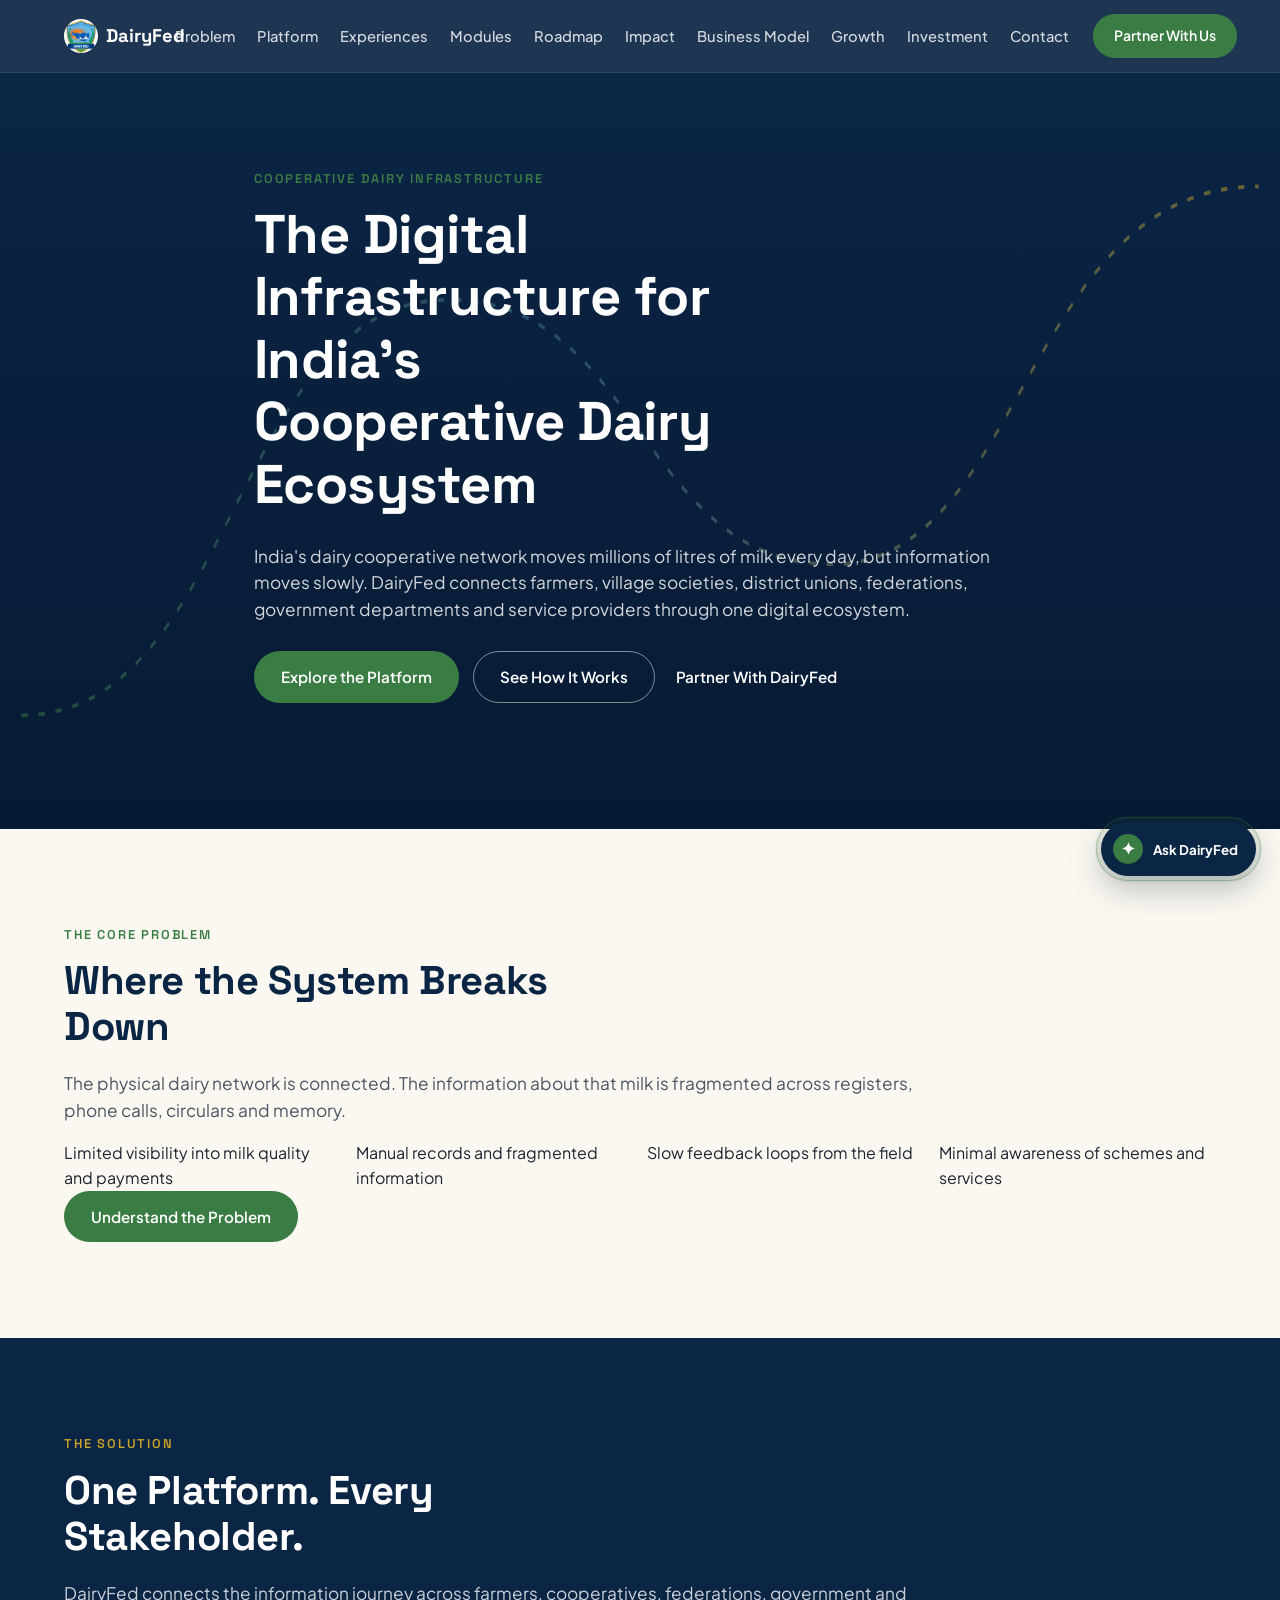
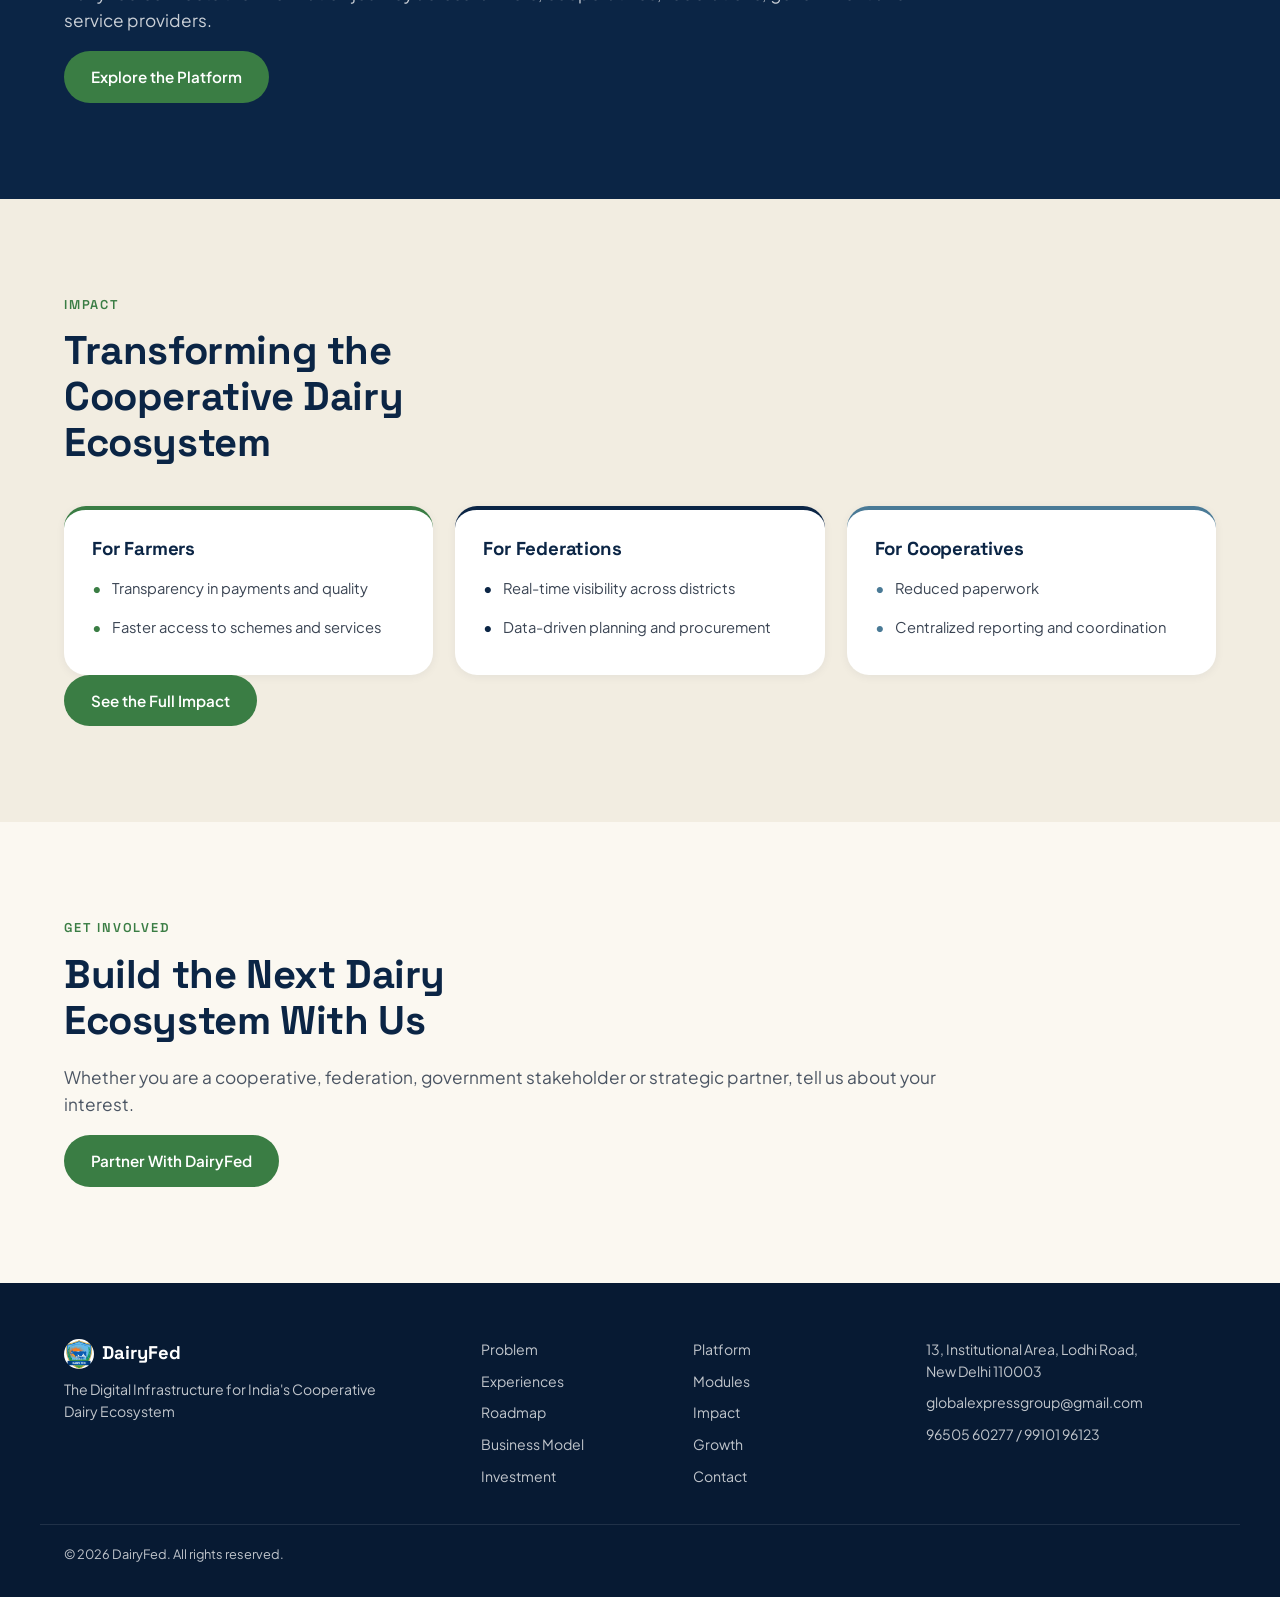
<file: index.html>
<!DOCTYPE html>
<html lang="en">
<head>
<meta charset="UTF-8"><meta name="viewport" content="width=device-width, initial-scale=1.0">
<title>DairyFed | Digital Infrastructure for India's Cooperative Dairy Ecosystem</title>
<meta name="description" content="DairyFed connects India's cooperative dairy ecosystem through one digital information layer.">
<link rel="icon" type="image/png" href="assets/dairyfed.jpeg"><link rel="preconnect" href="https://fonts.googleapis.com"><link href="https://fonts.googleapis.com/css2?family=Space+Grotesk:wght@500;600;700&family=Plus+Jakarta+Sans:wght@400;500;600;700;800&display=swap" rel="stylesheet"><link rel="stylesheet" href="style.css">
</head>
<body data-page="home">
<a class="skip-link" href="#main">Skip to content</a><div id="siteHeaderSlot"></div>
<main id="main">
<section class="hero" id="top"><div class="hero__conduit" aria-hidden="true"><svg viewBox="0 0 1200 400" preserveAspectRatio="none"><path id="conduitPath" d="M20,340 C220,340 220,120 420,120 C600,120 600,260 780,260 C960,260 960,60 1180,60" fill="none" stroke="url(#flowGrad)" stroke-width="2" stroke-dasharray="6 10"/><defs><linearGradient id="flowGrad"><stop offset="0%" stop-color="#3A7D44"/><stop offset="45%" stop-color="#4A7A96"/><stop offset="100%" stop-color="#C9A227"/></linearGradient></defs></svg></div><div class="container hero__inner"><p class="eyebrow">Cooperative Dairy Infrastructure</p><h1 class="hero__headline">The Digital Infrastructure for<br>India's Cooperative Dairy Ecosystem</h1><p class="hero__sub">India's dairy cooperative network moves millions of litres of milk every day, but information moves slowly. DairyFed connects farmers, village societies, district unions, federations, government departments and service providers through one digital ecosystem.</p><div class="hero__ctas"><a href="platform/" class="btn btn--primary">Explore the Platform</a><a href="platform/" class="btn btn--ghost">See How It Works</a><a href="contact/" class="btn btn--text">Partner With DairyFed</a></div></div></section>
<section class="section section--ivory"><div class="container"><p class="eyebrow">The core problem</p><h2 class="section__title">Where the System Breaks Down</h2><p class="section__lede">The physical dairy network is connected. The information about that milk is fragmented across registers, phone calls, circulars and memory.</p><div class="problem-grid"><div>Limited visibility into milk quality and payments</div><div>Manual records and fragmented information</div><div>Slow feedback loops from the field</div><div>Minimal awareness of schemes and services</div></div><a class="btn btn--primary" href="problem/">Understand the Problem</a></div></section>
<section class="section section--navy"><div class="container"><p class="eyebrow eyebrow--light">The solution</p><h2 class="section__title section__title--light">One Platform. Every Stakeholder.</h2><p class="section__lede section__lede--light">DairyFed connects the information journey across farmers, cooperatives, federations, government and service providers.</p><a class="btn btn--primary" href="platform/">Explore the Platform</a></div></section>
<section class="section section--muted"><div class="container"><p class="eyebrow">Impact</p><h2 class="section__title">Transforming the Cooperative Dairy Ecosystem</h2><div class="value-grid"><div class="value-card" style="--c:var(--c-farmer)"><h3>For Farmers</h3><ul><li>Transparency in payments and quality</li><li>Faster access to schemes and services</li></ul></div><div class="value-card" style="--c:var(--c-fed)"><h3>For Federations</h3><ul><li>Real-time visibility across districts</li><li>Data-driven planning and procurement</li></ul></div><div class="value-card" style="--c:var(--c-coop)"><h3>For Cooperatives</h3><ul><li>Reduced paperwork</li><li>Centralized reporting and coordination</li></ul></div></div><a class="btn btn--primary" href="impact/">See the Full Impact</a></div></section>
<section class="section section--ivory"><div class="container"><p class="eyebrow">Get involved</p><h2 class="section__title">Build the Next Dairy Ecosystem With Us</h2><p class="section__lede">Whether you are a cooperative, federation, government stakeholder or strategic partner, tell us about your interest.</p><a class="btn btn--primary" href="contact/">Partner With DairyFed</a></div></section>
</main><div id="siteFooterSlot"></div><script src="script.js"></script>
</body></html>
</file>
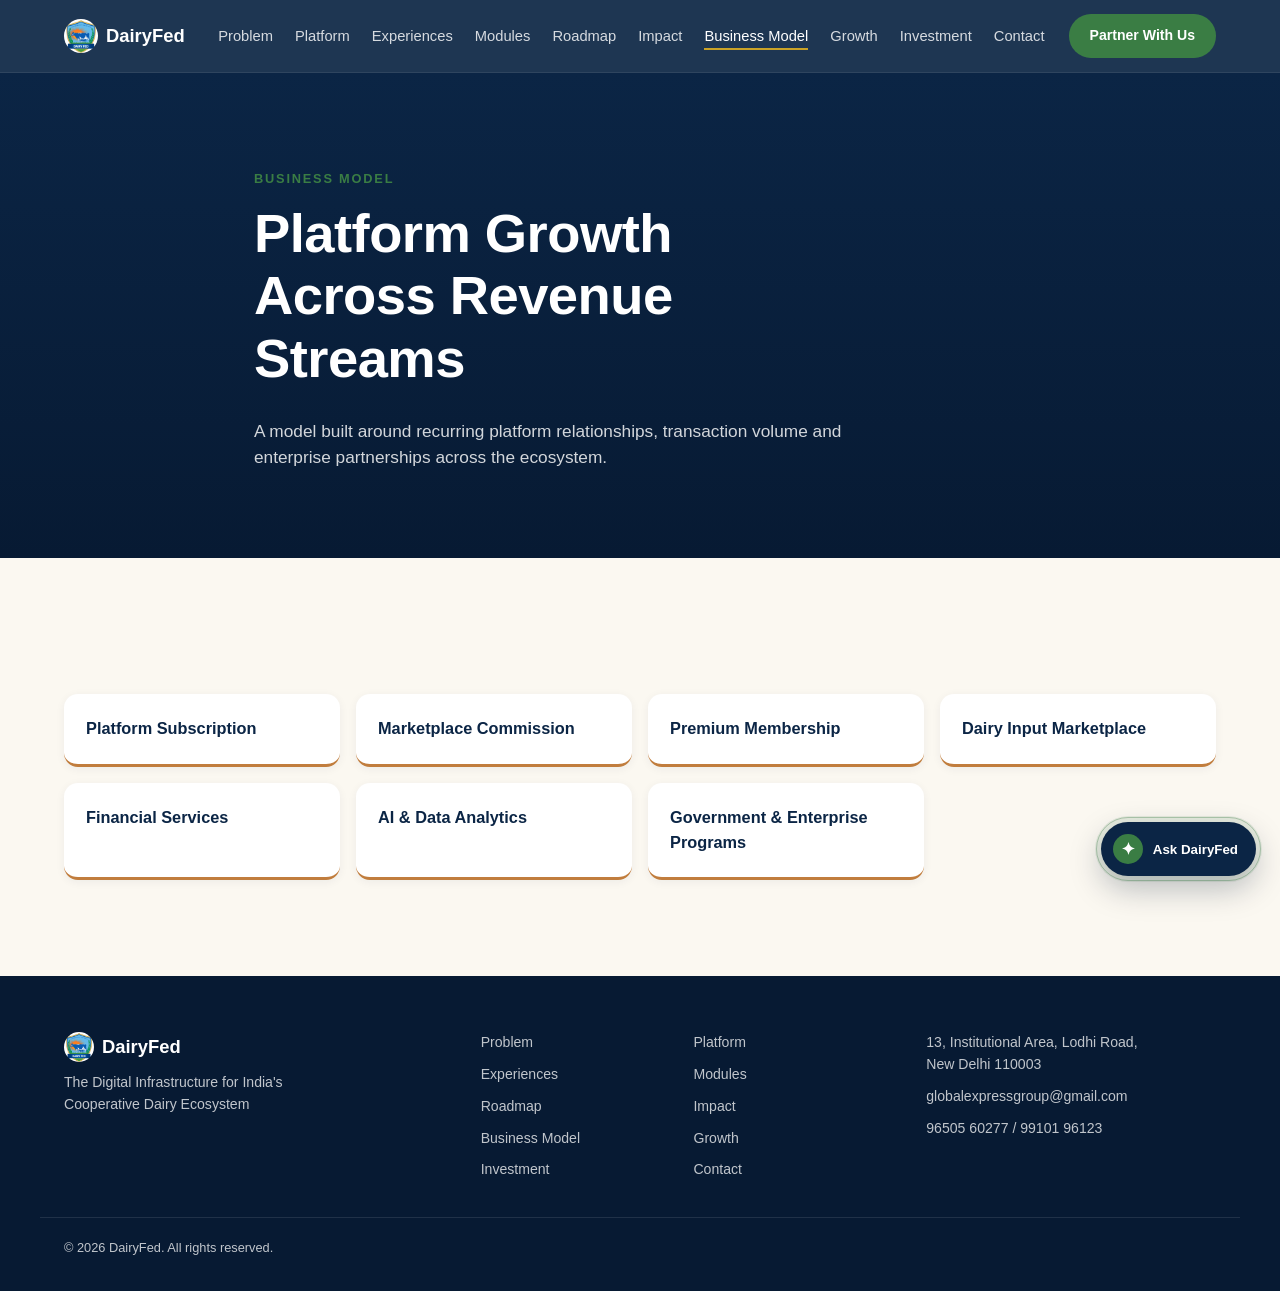
<file: business/index.html>
<!doctype html><html lang="en"><head><meta charset="UTF-8"><meta name="viewport" content="width=device-width,initial-scale=1"><title>Business Model | DairyFed</title><link rel="stylesheet" href="../style.css"></head><body data-page="business"><a class="skip-link" href="#main">Skip to content</a><div id="siteHeaderSlot"></div><main id="main"><section class="hero"><div class="container hero__inner"><p class="eyebrow">Business model</p><h1 class="hero__headline">Platform Growth Across Revenue Streams</h1><p class="hero__sub">A model built around recurring platform relationships, transaction volume and enterprise partnerships across the ecosystem.</p></div></section><section class="section section--ivory"><div class="container"><div class="revenue-grid"><div class="revenue-card">Platform Subscription</div><div class="revenue-card">Marketplace Commission</div><div class="revenue-card">Premium Membership</div><div class="revenue-card">Dairy Input Marketplace</div><div class="revenue-card">Financial Services</div><div class="revenue-card">AI &amp; Data Analytics</div><div class="revenue-card">Government &amp; Enterprise Programs</div></div></div></section></main><div id="siteFooterSlot"></div><script src="../script.js"></script></body></html>
</file>
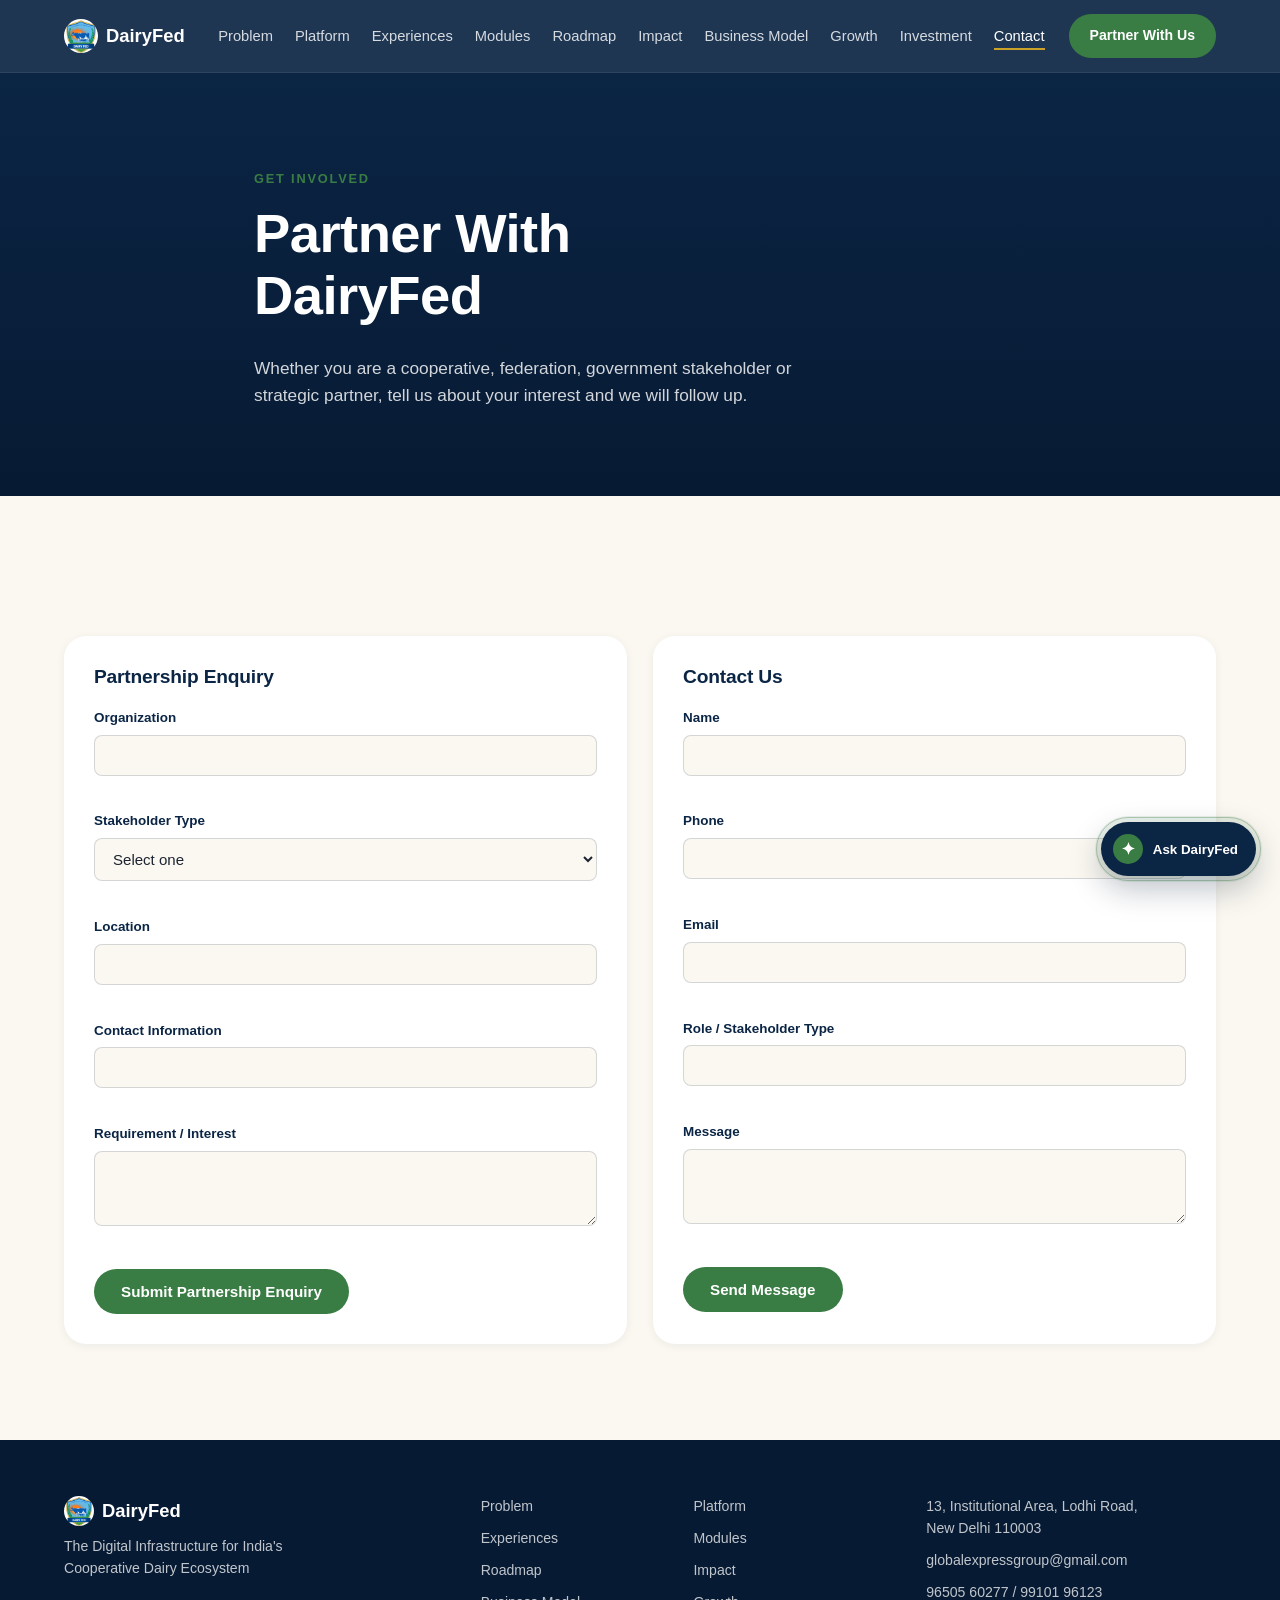
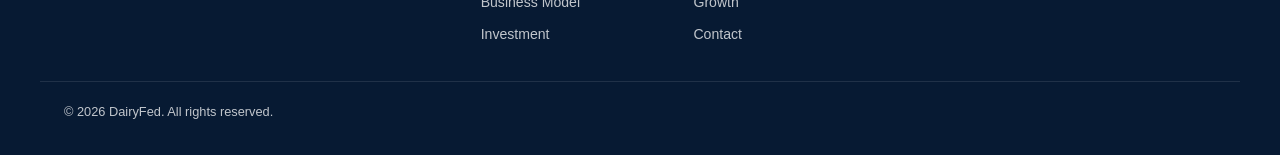
<file: contact/index.html>
<!doctype html><html lang="en"><head><meta charset="UTF-8"><meta name="viewport" content="width=device-width,initial-scale=1"><title>Contact | DairyFed</title><link rel="stylesheet" href="../style.css"></head><body data-page="contact"><a class="skip-link" href="#main">Skip to content</a><div id="siteHeaderSlot"></div><main id="main"><section class="hero"><div class="container hero__inner"><p class="eyebrow">Get involved</p><h1 class="hero__headline">Partner With DairyFed</h1><p class="hero__sub">Whether you are a cooperative, federation, government stakeholder or strategic partner, tell us about your interest and we will follow up.</p></div></section><section class="section section--ivory"><div class="container"><div class="forms-grid"><form class="form-card" id="partnerForm" novalidate><h3>Partnership Enquiry</h3><div class="field"><label for="p_org">Organization</label><input id="p_org" required><span class="field__error"></span></div><div class="field"><label for="p_type">Stakeholder Type</label><select id="p_type" required><option value="">Select one</option><option>Dairy Farmer Cooperative</option><option>Milk Federation</option><option>Government Department</option><option>Strategic Partner / Investor</option><option>Other</option></select><span class="field__error"></span></div><div class="field"><label for="p_loc">Location</label><input id="p_loc" required><span class="field__error"></span></div><div class="field"><label for="p_contact">Contact Information</label><input id="p_contact" required><span class="field__error"></span></div><div class="field"><label for="p_req">Requirement / Interest</label><textarea id="p_req" rows="3" required></textarea><span class="field__error"></span></div><button type="submit" class="btn btn--primary">Submit Partnership Enquiry</button></form><form class="form-card" id="contactForm" novalidate><h3>Contact Us</h3><div class="field"><label for="c_name">Name</label><input id="c_name" required><span class="field__error"></span></div><div class="field"><label for="c_phone">Phone</label><input type="tel" id="c_phone" required><span class="field__error"></span></div><div class="field"><label for="c_email">Email</label><input type="email" id="c_email" required><span class="field__error"></span></div><div class="field"><label for="c_role">Role / Stakeholder Type</label><input id="c_role" required><span class="field__error"></span></div><div class="field"><label for="c_msg">Message</label><textarea id="c_msg" rows="3" required></textarea><span class="field__error"></span></div><button type="submit" class="btn btn--primary">Send Message</button></form></div></div></section></main><div class="modal" id="formModal" role="dialog" aria-modal="true" aria-labelledby="modalTitle" hidden><div class="modal__backdrop" data-close-modal></div><div class="modal__panel"><button class="modal__close" data-close-modal aria-label="Close">&times;</button><h3 id="modalTitle">Thanks - almost done</h3><p id="modalBody">Your details are ready. Please review and submit the form in the new tab.</p><button class="btn btn--primary" data-close-modal>Got it</button></div></div><div id="siteFooterSlot"></div><script src="../script.js"></script></body></html>
</file>
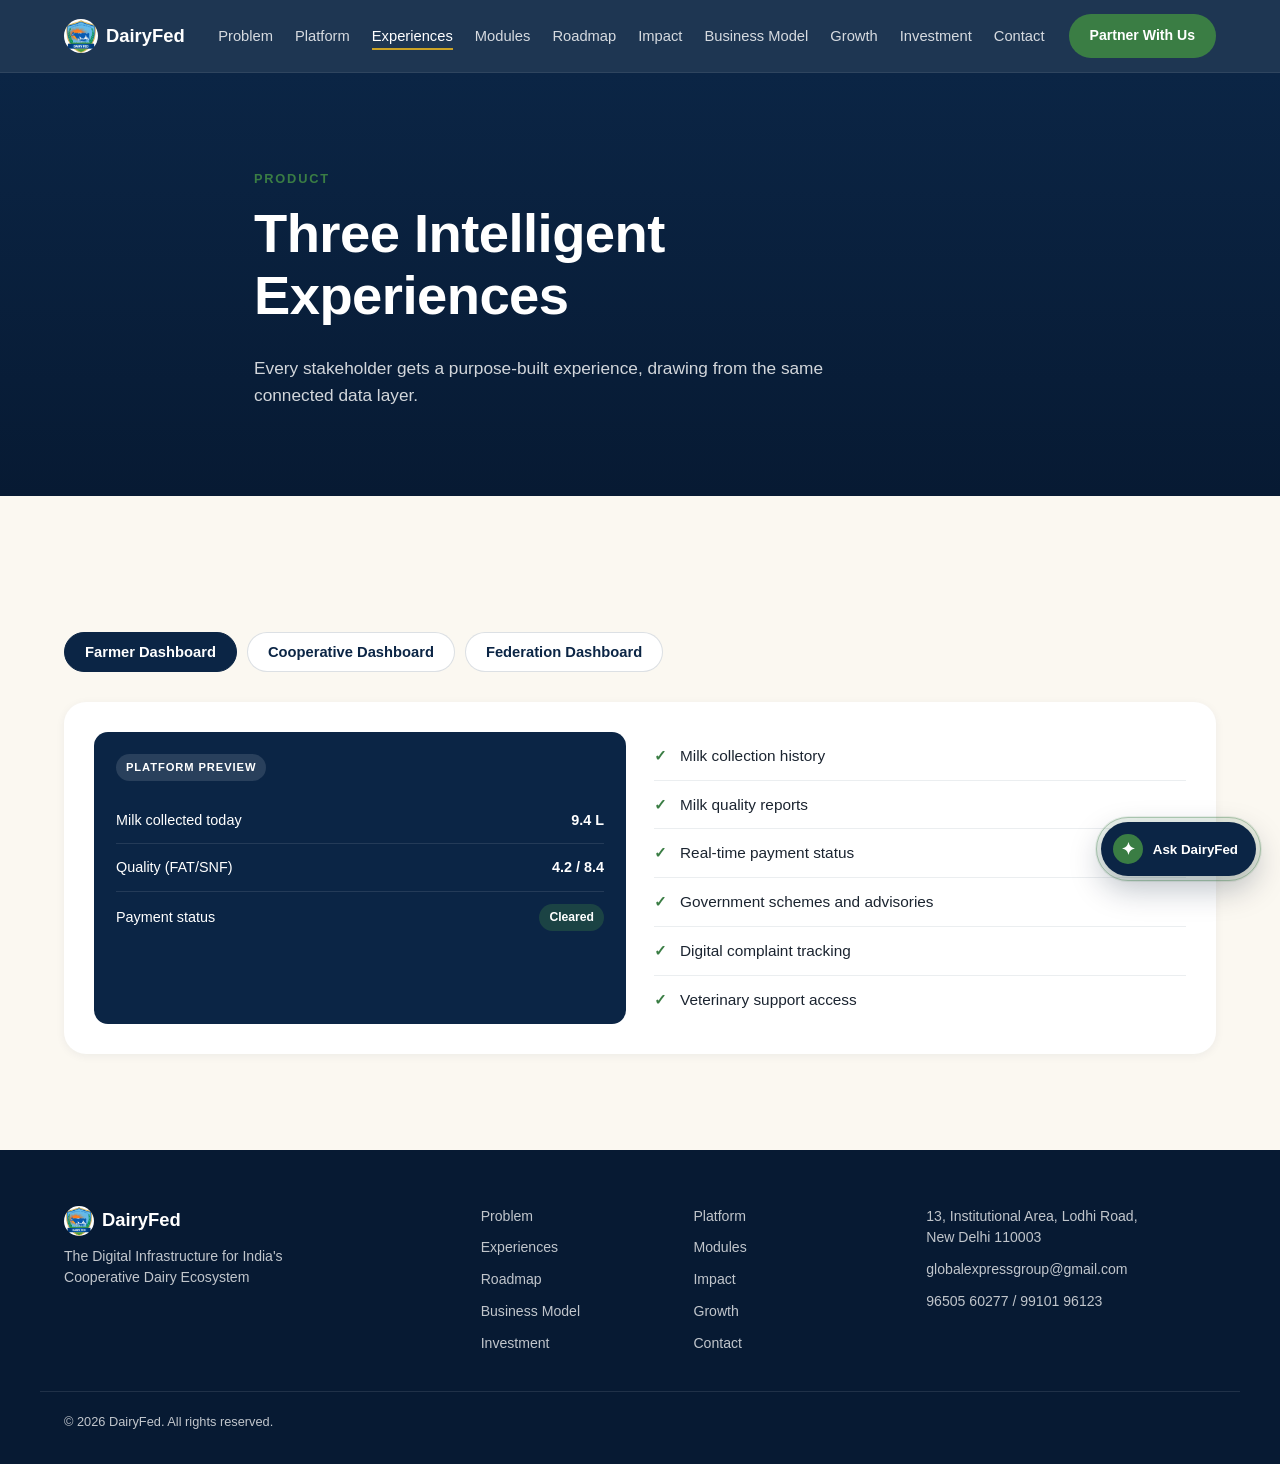
<file: experiences/index.html>
<!doctype html><html lang="en"><head><meta charset="UTF-8"><meta name="viewport" content="width=device-width,initial-scale=1"><title>Experiences | DairyFed</title><link rel="stylesheet" href="../style.css"></head><body data-page="experiences"><a class="skip-link" href="#main">Skip to content</a><div id="siteHeaderSlot"></div><main id="main"><section class="hero"><div class="container hero__inner"><p class="eyebrow">Product</p><h1 class="hero__headline">Three Intelligent Experiences</h1><p class="hero__sub">Every stakeholder gets a purpose-built experience, drawing from the same connected data layer.</p></div></section><section class="section section--ivory"><div class="container"><div class="tabs tabs--cards" data-tabs="dash"><div class="tabs__list" role="tablist"><button class="tabs__btn is-active" data-tab="fdash">Farmer Dashboard</button><button class="tabs__btn" data-tab="cdash">Cooperative Dashboard</button><button class="tabs__btn" data-tab="fed2">Federation Dashboard</button></div><div class="tabs__panel is-active" data-panel="fdash"><div class="dash-card"><div class="dash-card__preview"><div class="mockchip">Platform Preview</div><div class="mockrow"><span>Milk collected today</span><b>9.4 L</b></div><div class="mockrow"><span>Quality (FAT/SNF)</span><b>4.2 / 8.4</b></div><div class="mockrow"><span>Payment status</span><b class="tag tag--green">Cleared</b></div></div><div class="dash-card__body"><ul class="feature-list"><li>Milk collection history</li><li>Milk quality reports</li><li>Real-time payment status</li><li>Government schemes and advisories</li><li>Digital complaint tracking</li><li>Veterinary support access</li></ul></div></div></div><div class="tabs__panel" data-panel="cdash" hidden><div class="dash-card"><div class="dash-card__preview"><div class="mockchip">Platform Preview</div><div class="mockrow"><span>Farmers active</span><b>Live</b></div><div class="mockrow"><span>Today's procurement</span><b>Live</b></div><div class="mockrow"><span>Open complaints</span><b class="tag tag--amber">Pending</b></div></div><div class="dash-card__body"><ul class="feature-list"><li>Farmer database management</li><li>Milk procurement and daily collection</li><li>Digital circular management</li><li>Automated report generation</li><li>Complaint resolution tracking</li></ul></div></div></div><div class="tabs__panel" data-panel="fed2" hidden><div class="dash-card"><div class="dash-card__preview"><div class="mockchip">Platform Preview</div><div class="mockrow"><span>Districts reporting</span><b>Live</b></div><div class="mockrow"><span>Procurement trend</span><b class="tag tag--green">Up</b></div><div class="mockrow"><span>Decision support</span><b class="tag">AI-assisted</b></div></div><div class="dash-card__body"><ul class="feature-list"><li>District-level analytics</li><li>Society performance benchmarking</li><li>Milk procurement trend analysis</li><li>Unified communication hub</li><li>AI-assisted decision support</li></ul></div></div></div></div></div></section></main><div id="siteFooterSlot"></div><script src="../script.js"></script></body></html>
</file>
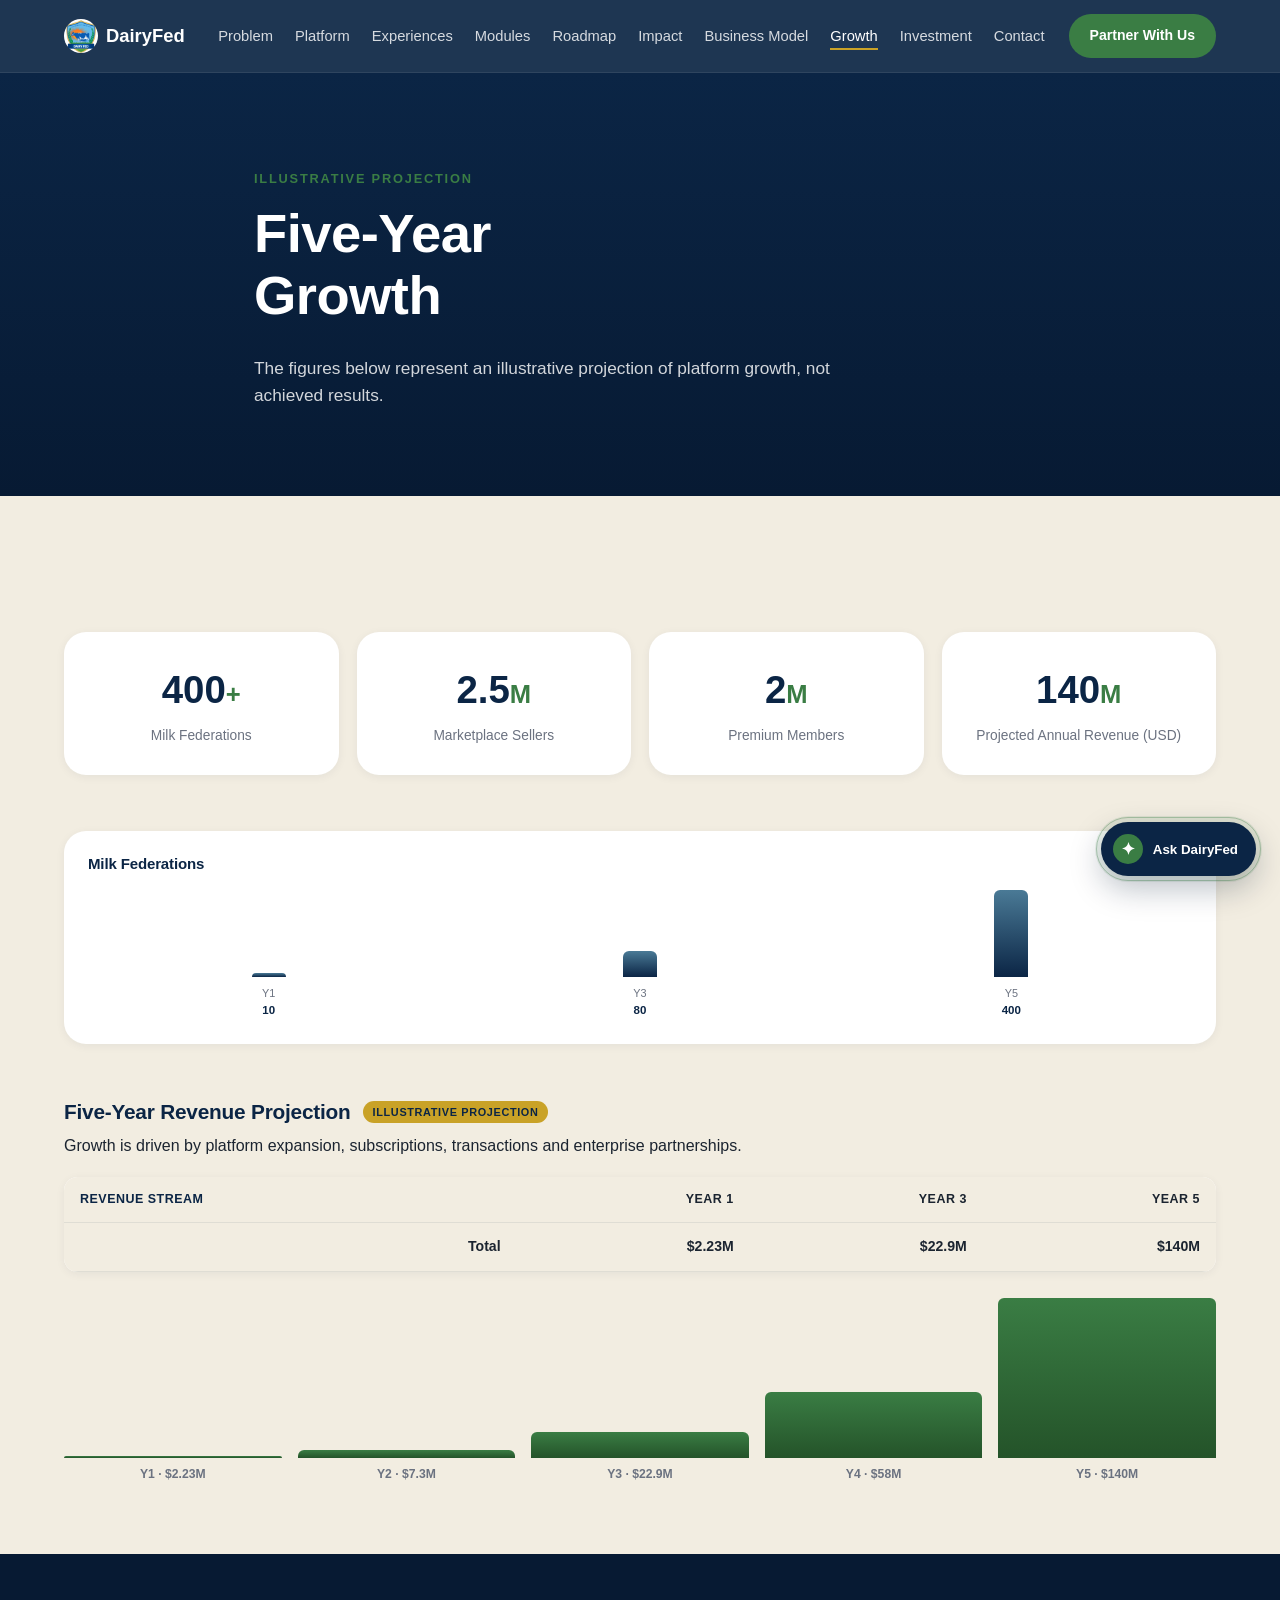
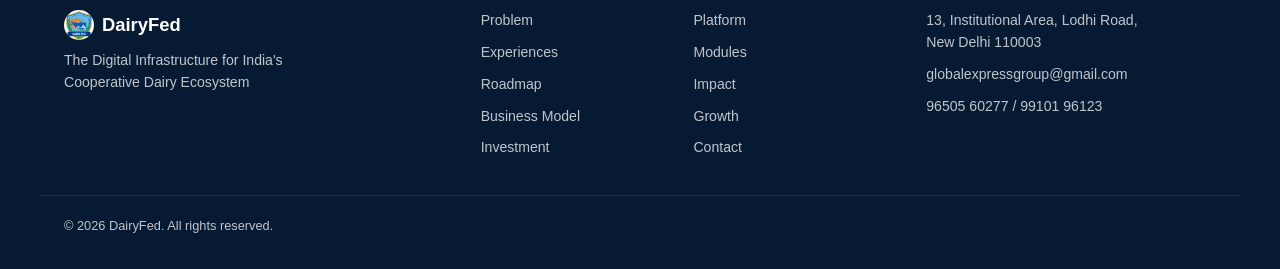
<file: growth/index.html>
<!doctype html><html lang="en"><head><meta charset="UTF-8"><meta name="viewport" content="width=device-width,initial-scale=1"><title>Growth | DairyFed</title><link rel="stylesheet" href="../style.css"></head><body data-page="growth"><a class="skip-link" href="#main">Skip to content</a><div id="siteHeaderSlot"></div><main id="main"><section class="hero"><div class="container hero__inner"><p class="eyebrow">Illustrative projection</p><h1 class="hero__headline">Five-Year Growth</h1><p class="hero__sub">The figures below represent an illustrative projection of platform growth, not achieved results.</p></div></section><section class="section section--muted"><div class="container"><div class="counter-grid"><div class="counter-card"><span class="counter" data-target="400">0</span><span class="counter-suffix">+</span><p>Milk Federations</p></div><div class="counter-card"><span class="counter" data-target="2.5" data-decimals="1">0</span><span class="counter-suffix">M</span><p>Marketplace Sellers</p></div><div class="counter-card"><span class="counter" data-target="2">0</span><span class="counter-suffix">M</span><p>Premium Members</p></div><div class="counter-card"><span class="counter" data-target="140">0</span><span class="counter-suffix">M</span><p>Projected Annual Revenue (USD)</p></div></div><div class="growth-charts"><div class="growth-chart"><h4>Milk Federations</h4><div class="bar-row"><div class="bar" data-value="10" data-max="400"><span class="bar__fill"></span><label>Y1<em>10</em></label></div><div class="bar" data-value="80" data-max="400"><span class="bar__fill"></span><label>Y3<em>80</em></label></div><div class="bar" data-value="400" data-max="400"><span class="bar__fill"></span><label>Y5<em>400</em></label></div></div></div></div><div class="revenue-projection"><div class="revenue-projection__head"><h3>Five-Year Revenue Projection <span class="badge">Illustrative Projection</span></h3><p>Growth is driven by platform expansion, subscriptions, transactions and enterprise partnerships.</p></div><div class="table-scroll"><table class="rev-table" id="revTable"><thead><tr><th>Revenue Stream</th><th>Year 1</th><th>Year 3</th><th>Year 5</th></tr></thead><tfoot><tr><th>Total</th><td>$2.23M</td><td>$22.9M</td><td>$140M</td></tr></tfoot></table></div><div class="rev-chart" id="revChart" aria-hidden="true"></div></div></div></section></main><div id="siteFooterSlot"></div><script src="../script.js"></script></body></html>
</file>
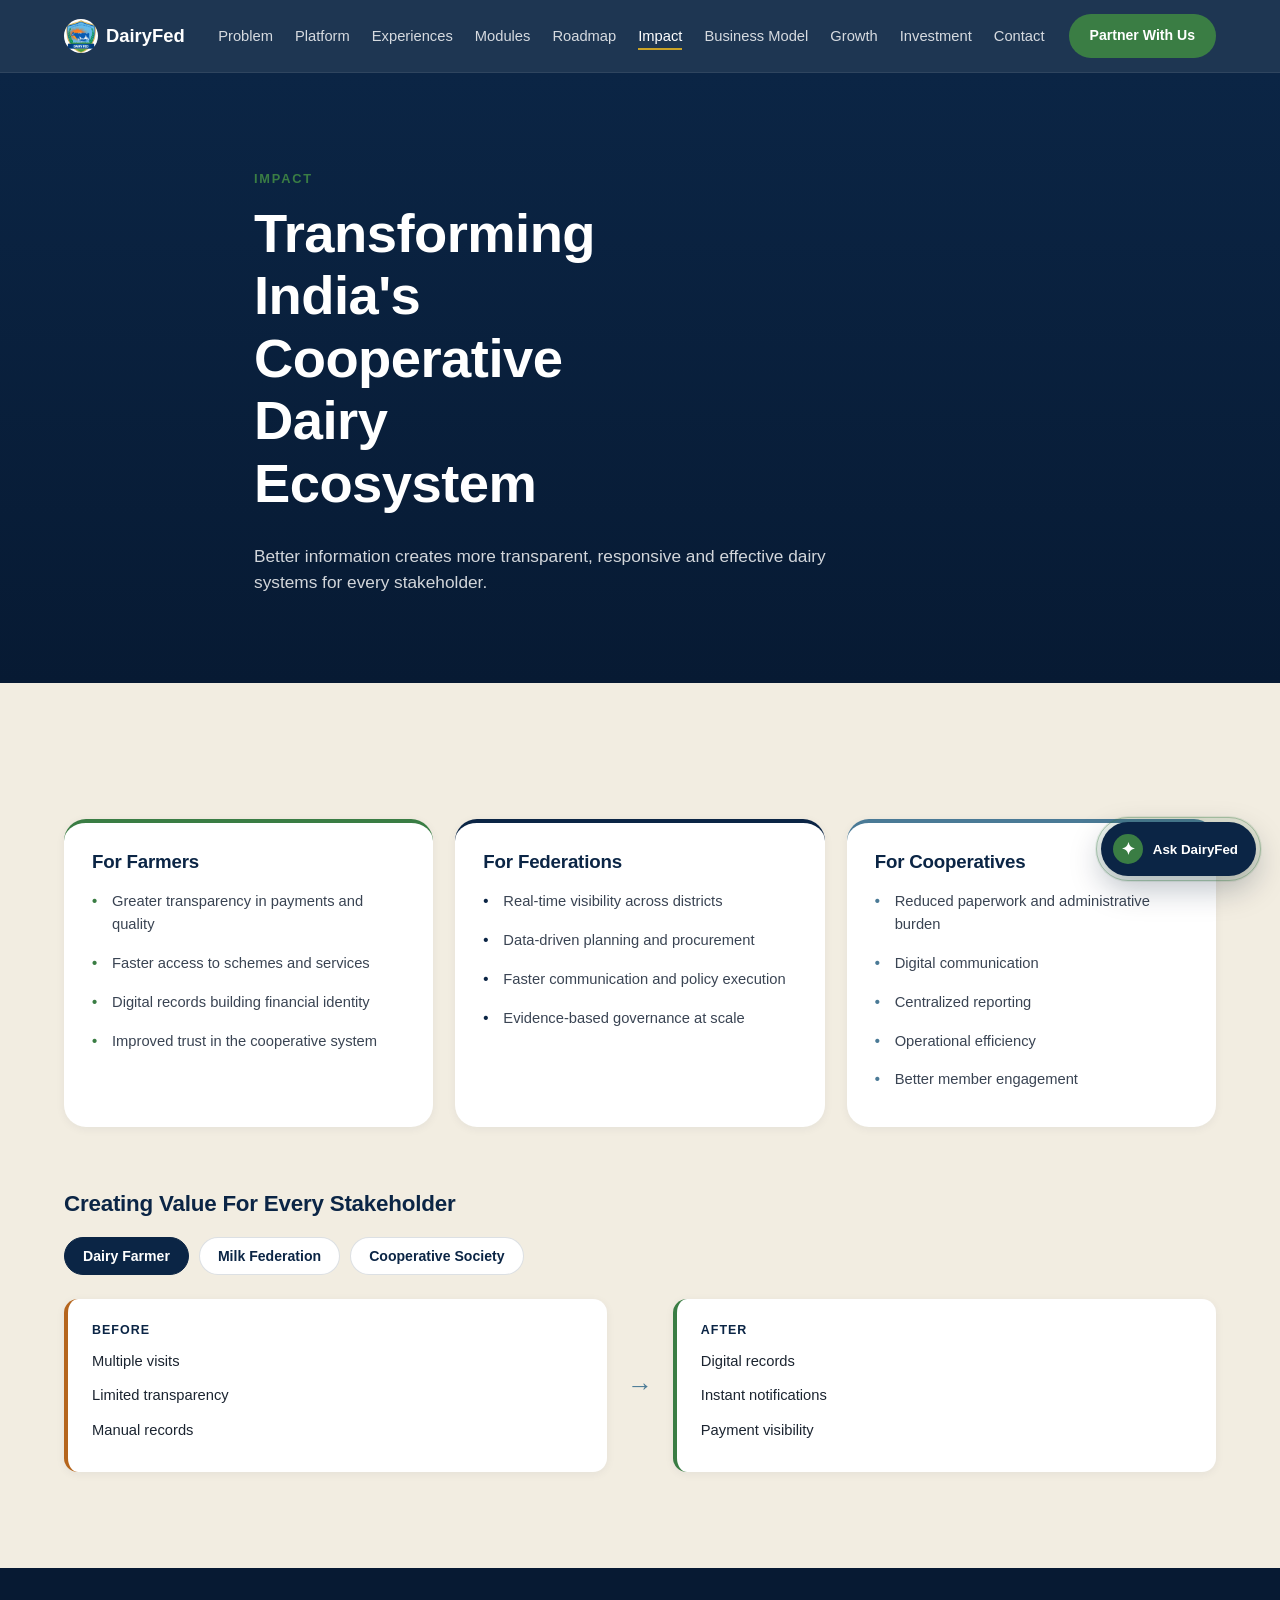
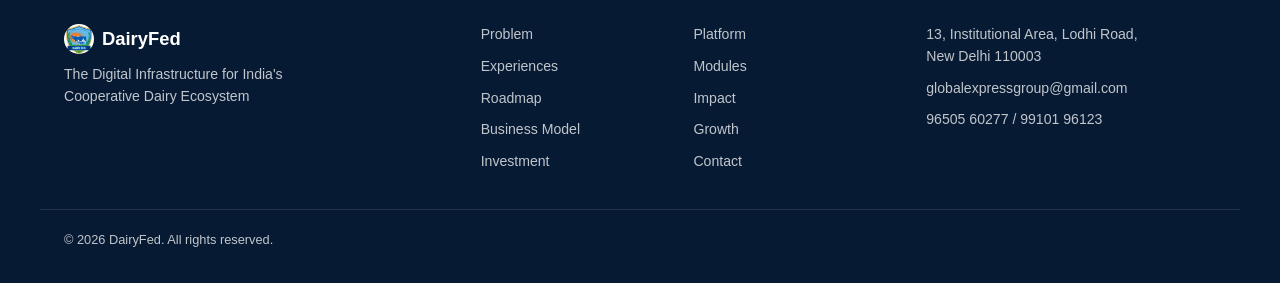
<file: impact/index.html>
<!doctype html><html lang="en"><head><meta charset="UTF-8"><meta name="viewport" content="width=device-width,initial-scale=1"><title>Impact | DairyFed</title><link rel="stylesheet" href="../style.css"></head><body data-page="impact"><a class="skip-link" href="#main">Skip to content</a><div id="siteHeaderSlot"></div><main id="main"><section class="hero"><div class="container hero__inner"><p class="eyebrow">Impact</p><h1 class="hero__headline">Transforming India's Cooperative Dairy Ecosystem</h1><p class="hero__sub">Better information creates more transparent, responsive and effective dairy systems for every stakeholder.</p></div></section><section class="section section--muted"><div class="container"><div class="value-grid"><div class="value-card" style="--c:var(--c-farmer)"><h3>For Farmers</h3><ul><li>Greater transparency in payments and quality</li><li>Faster access to schemes and services</li><li>Digital records building financial identity</li><li>Improved trust in the cooperative system</li></ul></div><div class="value-card" style="--c:var(--c-fed)"><h3>For Federations</h3><ul><li>Real-time visibility across districts</li><li>Data-driven planning and procurement</li><li>Faster communication and policy execution</li><li>Evidence-based governance at scale</li></ul></div><div class="value-card" style="--c:var(--c-coop)"><h3>For Cooperatives</h3><ul><li>Reduced paperwork and administrative burden</li><li>Digital communication</li><li>Centralized reporting</li><li>Operational efficiency</li><li>Better member engagement</li></ul></div></div><div class="beforeafter"><h3 class="beforeafter__title">Creating Value For Every Stakeholder</h3><div class="beforeafter__toggle" role="tablist"><button class="ba-btn is-active" data-ba="farmer">Dairy Farmer</button><button class="ba-btn" data-ba="fed">Milk Federation</button><button class="ba-btn" data-ba="coop">Cooperative Society</button></div><div class="ba-panel is-active" data-ba-panel="farmer"><div class="ba-col ba-col--before"><h4>Before</h4><ul><li>Multiple visits</li><li>Limited transparency</li><li>Manual records</li></ul></div><div class="ba-arrow">→</div><div class="ba-col ba-col--after"><h4>After</h4><ul><li>Digital records</li><li>Instant notifications</li><li>Payment visibility</li></ul></div></div><div class="ba-panel" data-ba-panel="fed" hidden><div class="ba-col ba-col--before"><h4>Before</h4><ul><li>Phone calls</li><li>Paper reports</li><li>Delayed reporting</li></ul></div><div class="ba-arrow">→</div><div class="ba-col ba-col--after"><h4>After</h4><ul><li>Automated reporting</li><li>Real-time visibility</li><li>Operational dashboards</li></ul></div></div><div class="ba-panel" data-ba-panel="coop" hidden><div class="ba-col ba-col--before"><h4>Before</h4><ul><li>Manual complaints</li><li>Scattered information</li><li>Reactive decisions</li></ul></div><div class="ba-arrow">→</div><div class="ba-col ba-col--after"><h4>After</h4><ul><li>Digital grievance management</li><li>Analytics</li><li>Faster planning</li></ul></div></div></div></div></section></main><div id="siteFooterSlot"></div><script src="../script.js"></script></body></html>
</file>
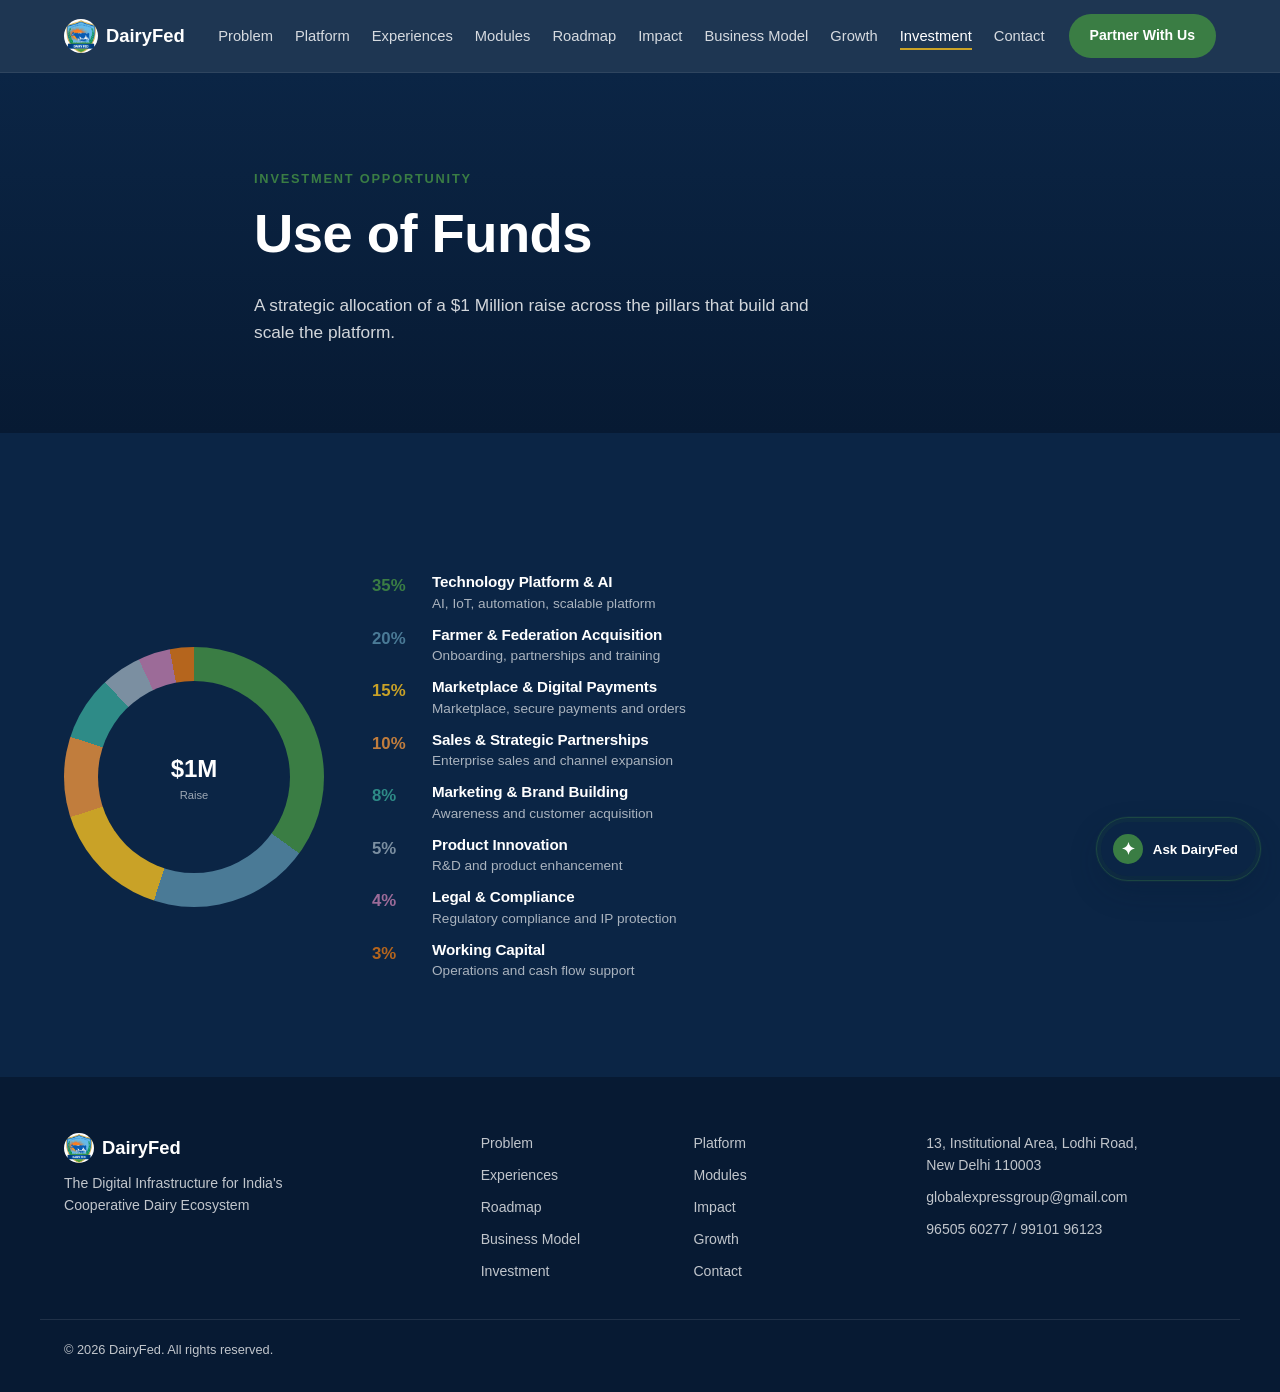
<file: investment/index.html>
<!doctype html><html lang="en"><head><meta charset="UTF-8"><meta name="viewport" content="width=device-width,initial-scale=1"><title>Investment | DairyFed</title><link rel="stylesheet" href="../style.css"></head><body data-page="investment"><a class="skip-link" href="#main">Skip to content</a><div id="siteHeaderSlot"></div><main id="main"><section class="hero"><div class="container hero__inner"><p class="eyebrow">Investment opportunity</p><h1 class="hero__headline">Use of Funds</h1><p class="hero__sub">A strategic allocation of a $1 Million raise across the pillars that build and scale the platform.</p></div></section><section class="section section--navy"><div class="container"><div class="funds"><div class="funds__chart"><div class="donut"><div class="donut__center">$1M<span>Raise</span></div></div></div><div class="funds__legend"><div class="fund-item" style="--c:#3A7D44"><b>35%</b><div><h4>Technology Platform &amp; AI</h4><p>AI, IoT, automation, scalable platform</p></div></div><div class="fund-item" style="--c:#4A7A96"><b>20%</b><div><h4>Farmer &amp; Federation Acquisition</h4><p>Onboarding, partnerships and training</p></div></div><div class="fund-item" style="--c:#C9A227"><b>15%</b><div><h4>Marketplace &amp; Digital Payments</h4><p>Marketplace, secure payments and orders</p></div></div><div class="fund-item" style="--c:#C17D3D"><b>10%</b><div><h4>Sales &amp; Strategic Partnerships</h4><p>Enterprise sales and channel expansion</p></div></div><div class="fund-item" style="--c:#2E8B87"><b>8%</b><div><h4>Marketing &amp; Brand Building</h4><p>Awareness and customer acquisition</p></div></div><div class="fund-item" style="--c:#7B8FA1"><b>5%</b><div><h4>Product Innovation</h4><p>R&amp;D and product enhancement</p></div></div><div class="fund-item" style="--c:#9C6B98"><b>4%</b><div><h4>Legal &amp; Compliance</h4><p>Regulatory compliance and IP protection</p></div></div><div class="fund-item" style="--c:#B5651D"><b>3%</b><div><h4>Working Capital</h4><p>Operations and cash flow support</p></div></div></div></div></div></section></main><div id="siteFooterSlot"></div><script src="../script.js"></script></body></html>
</file>
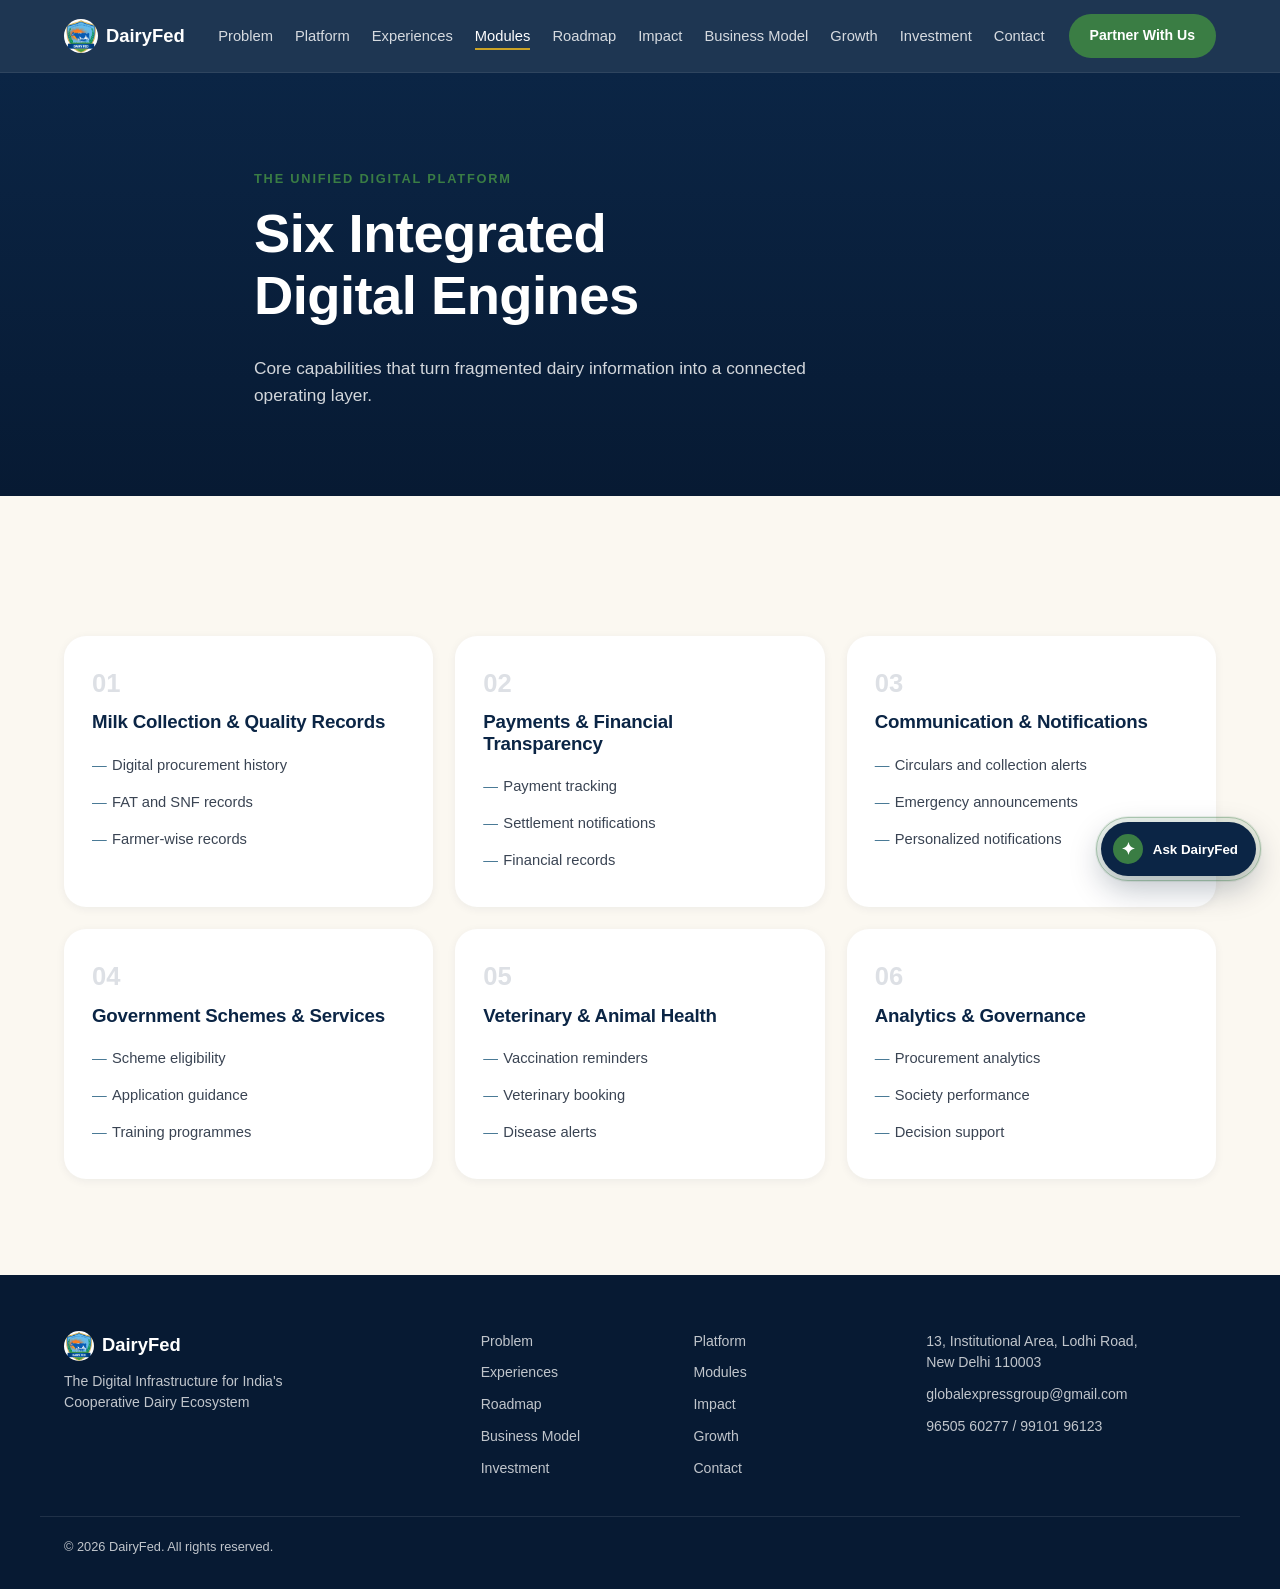
<file: modules/index.html>
<!doctype html><html lang="en"><head><meta charset="UTF-8"><meta name="viewport" content="width=device-width,initial-scale=1"><title>Modules | DairyFed</title><link rel="stylesheet" href="../style.css"></head><body data-page="modules"><a class="skip-link" href="#main">Skip to content</a><div id="siteHeaderSlot"></div><main id="main"><section class="hero"><div class="container hero__inner"><p class="eyebrow">The unified digital platform</p><h1 class="hero__headline">Six Integrated Digital Engines</h1><p class="hero__sub">Core capabilities that turn fragmented dairy information into a connected operating layer.</p></div></section><section class="section section--ivory"><div class="container"><div class="engine-grid"><div class="engine-card"><span class="engine-card__num">01</span><h3>Milk Collection &amp; Quality Records</h3><ul><li>Digital procurement history</li><li>FAT and SNF records</li><li>Farmer-wise records</li></ul></div><div class="engine-card"><span class="engine-card__num">02</span><h3>Payments &amp; Financial Transparency</h3><ul><li>Payment tracking</li><li>Settlement notifications</li><li>Financial records</li></ul></div><div class="engine-card"><span class="engine-card__num">03</span><h3>Communication &amp; Notifications</h3><ul><li>Circulars and collection alerts</li><li>Emergency announcements</li><li>Personalized notifications</li></ul></div><div class="engine-card"><span class="engine-card__num">04</span><h3>Government Schemes &amp; Services</h3><ul><li>Scheme eligibility</li><li>Application guidance</li><li>Training programmes</li></ul></div><div class="engine-card"><span class="engine-card__num">05</span><h3>Veterinary &amp; Animal Health</h3><ul><li>Vaccination reminders</li><li>Veterinary booking</li><li>Disease alerts</li></ul></div><div class="engine-card"><span class="engine-card__num">06</span><h3>Analytics &amp; Governance</h3><ul><li>Procurement analytics</li><li>Society performance</li><li>Decision support</li></ul></div></div></div></section></main><div id="siteFooterSlot"></div><script src="../script.js"></script></body></html>
</file>
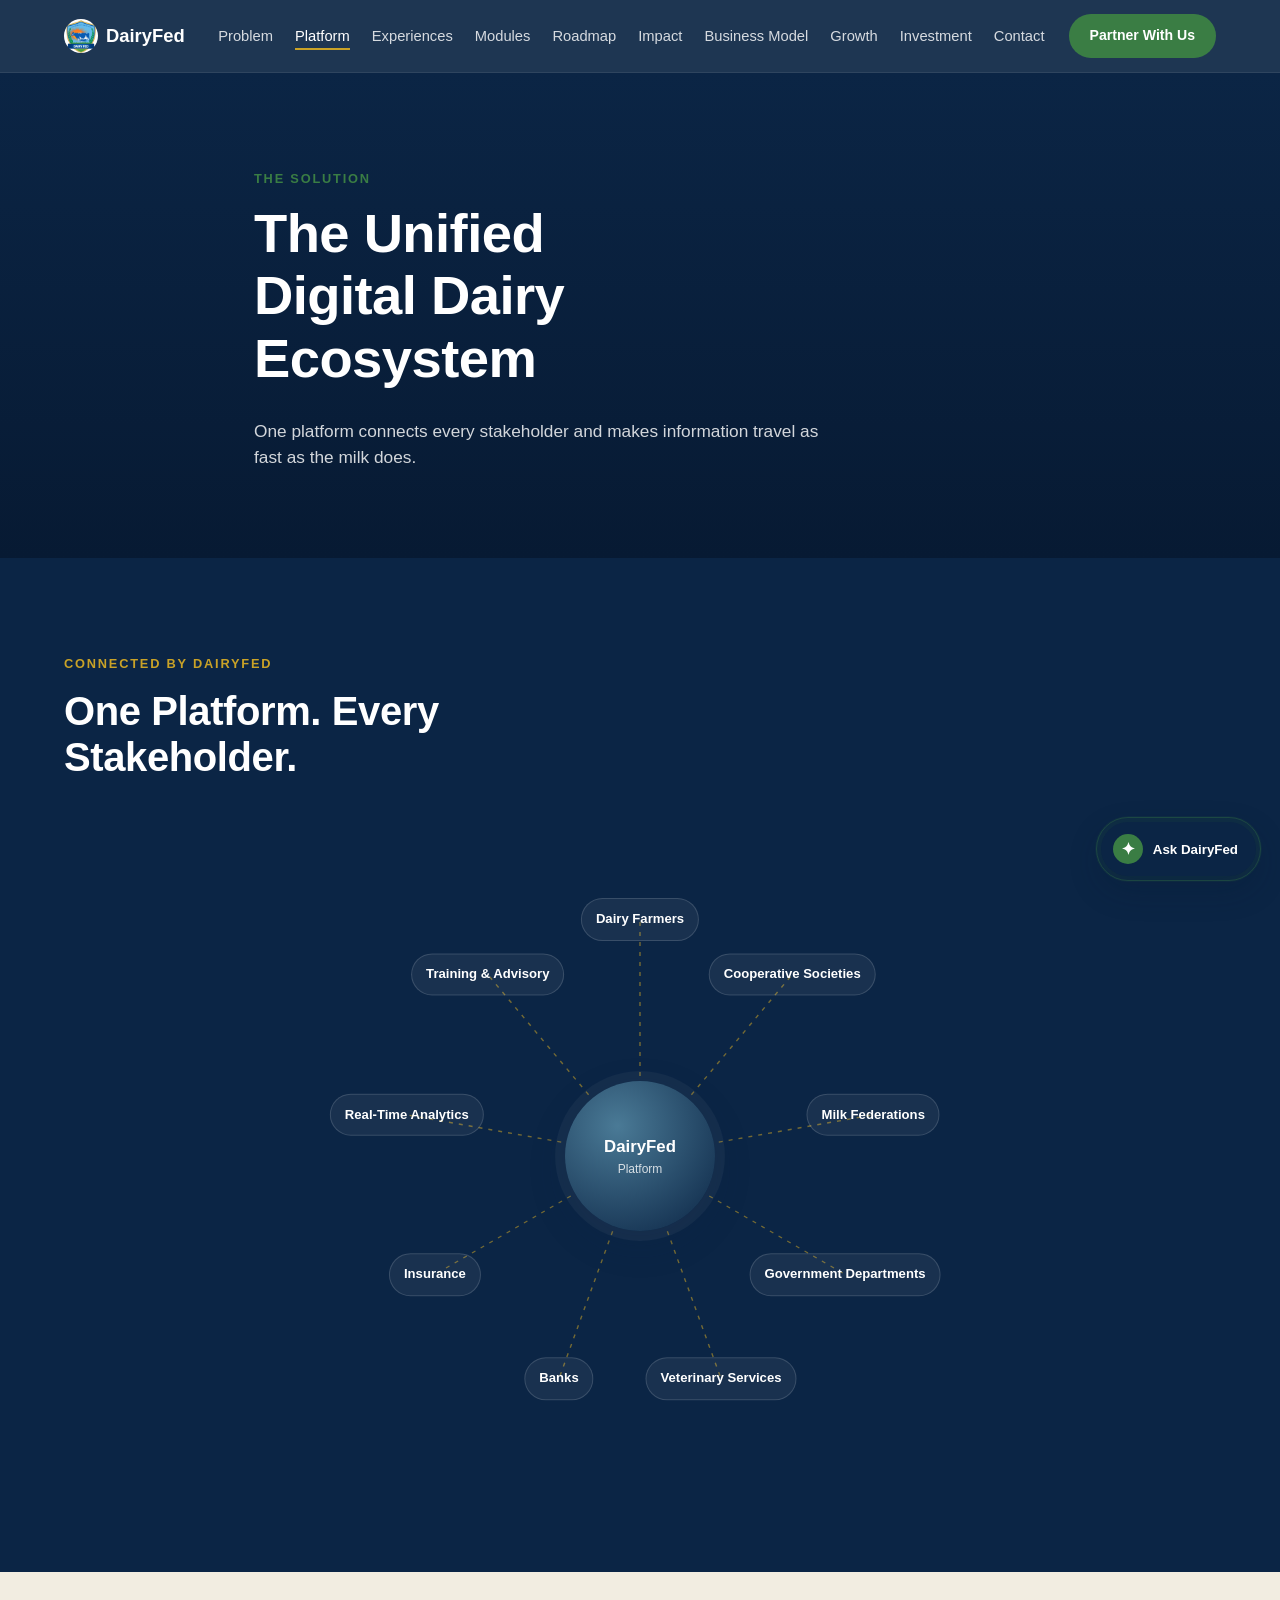
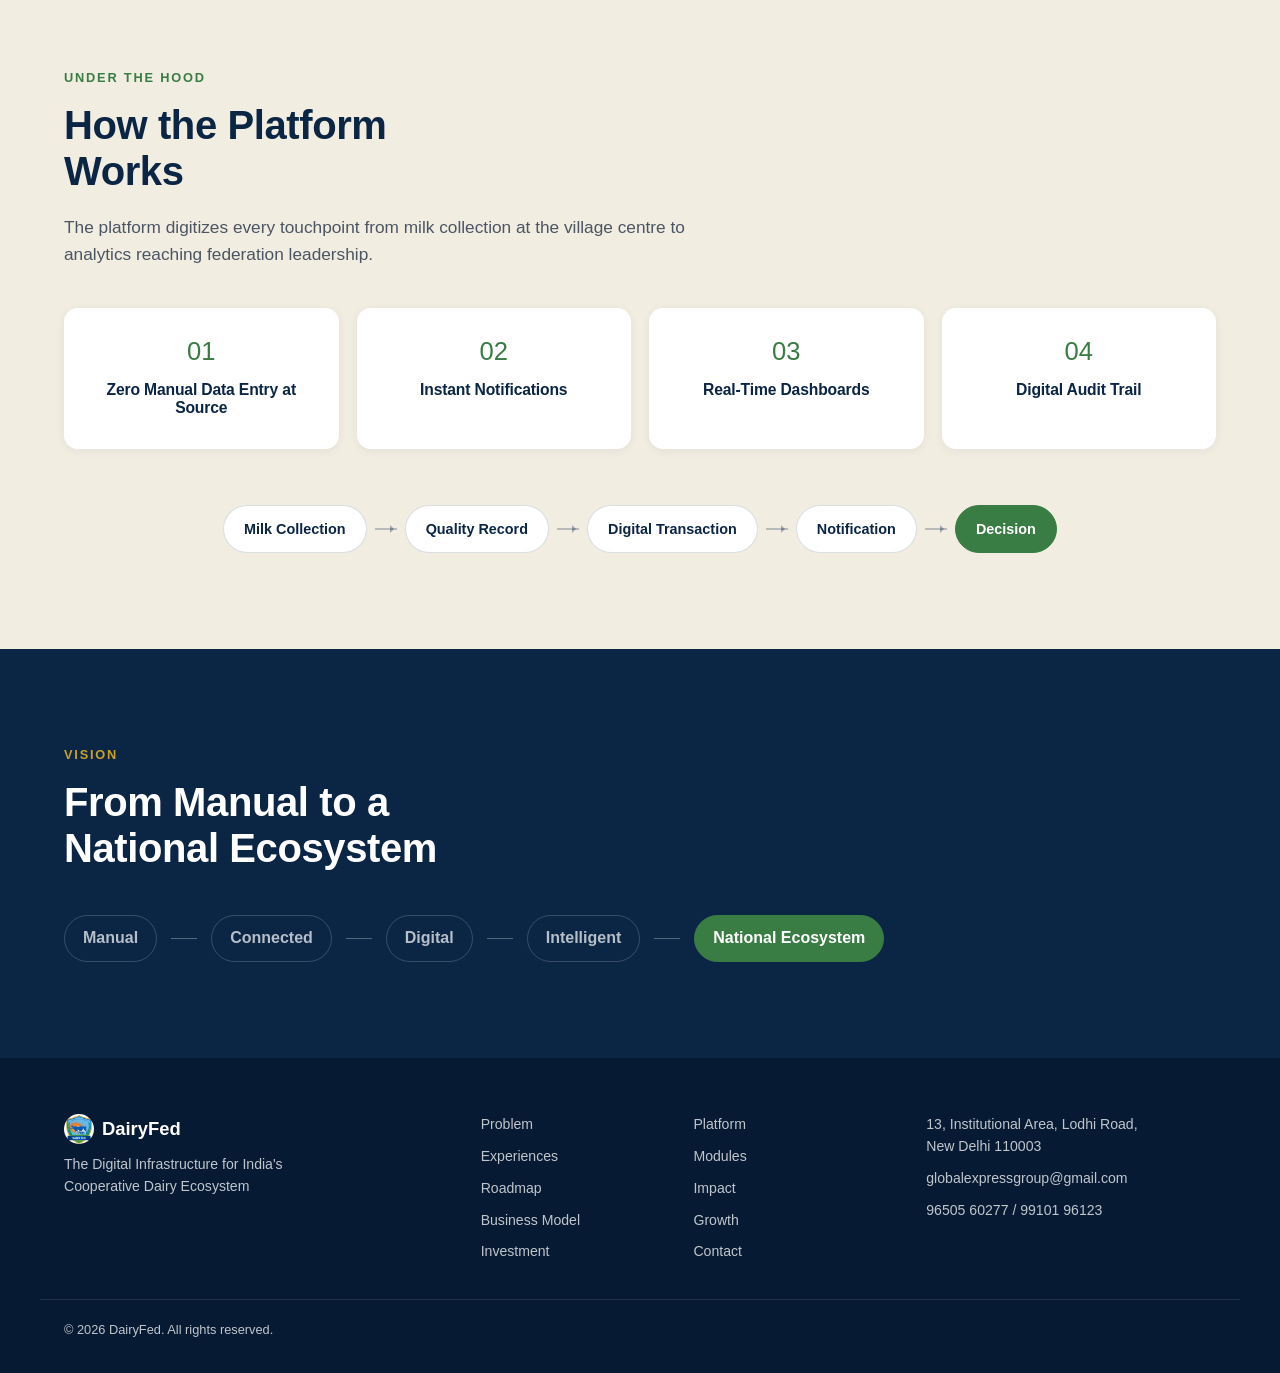
<file: platform/index.html>
<!doctype html><html lang="en"><head><meta charset="UTF-8"><meta name="viewport" content="width=device-width,initial-scale=1"><title>Platform | DairyFed</title><link rel="stylesheet" href="../style.css"></head><body data-page="platform"><a class="skip-link" href="#main">Skip to content</a><div id="siteHeaderSlot"></div><main id="main"><section class="hero"><div class="container hero__inner"><p class="eyebrow">The solution</p><h1 class="hero__headline">The Unified Digital Dairy Ecosystem</h1><p class="hero__sub">One platform connects every stakeholder and makes information travel as fast as the milk does.</p></div></section><section class="section section--navy"><div class="container"><p class="eyebrow eyebrow--light">Connected by DairyFed</p><h2 class="section__title section__title--light">One Platform. Every Stakeholder.</h2><div class="ecosystem" id="ecosystem" role="img" aria-label="DairyFed connected to dairy farmers, cooperative societies, milk federations, government, veterinary services, banks, insurance, analytics and advisory"><div class="ecosystem__core">DairyFed<span>Platform</span></div><svg class="ecosystem__lines" viewBox="0 0 640 640" aria-hidden="true"></svg><div class="ecosystem__node" data-angle="0">Dairy Farmers</div><div class="ecosystem__node" data-angle="40">Cooperative Societies</div><div class="ecosystem__node" data-angle="80">Milk Federations</div><div class="ecosystem__node" data-angle="120">Government Departments</div><div class="ecosystem__node" data-angle="160">Veterinary Services</div><div class="ecosystem__node" data-angle="200">Banks</div><div class="ecosystem__node" data-angle="240">Insurance</div><div class="ecosystem__node" data-angle="280">Real-Time Analytics</div><div class="ecosystem__node" data-angle="320">Training &amp; Advisory</div></div></div></section><section class="section section--muted"><div class="container"><p class="eyebrow">Under the hood</p><h2 class="section__title">How the Platform Works</h2><p class="section__lede">The platform digitizes every touchpoint from milk collection at the village centre to analytics reaching federation leadership.</p><div class="principles"><div class="principle"><span class="principle__icon">01</span><h3>Zero Manual Data Entry at Source</h3></div><div class="principle"><span class="principle__icon">02</span><h3>Instant Notifications</h3></div><div class="principle"><span class="principle__icon">03</span><h3>Real-Time Dashboards</h3></div><div class="principle"><span class="principle__icon">04</span><h3>Digital Audit Trail</h3></div></div><div class="pipeline"><div class="pipeline__step">Milk Collection</div><div class="pipeline__arrow"></div><div class="pipeline__step">Quality Record</div><div class="pipeline__arrow"></div><div class="pipeline__step">Digital Transaction</div><div class="pipeline__arrow"></div><div class="pipeline__step">Notification</div><div class="pipeline__arrow"></div><div class="pipeline__step pipeline__step--final">Decision</div></div></div></section><section class="section section--navy"><div class="container"><p class="eyebrow eyebrow--light">Vision</p><h2 class="section__title section__title--light">From Manual to a National Ecosystem</h2><div class="transform-line"><span>Manual</span><i></i><span>Connected</span><i></i><span>Digital</span><i></i><span>Intelligent</span><i></i><span class="is-final">National Ecosystem</span></div></div></section></main><div id="siteFooterSlot"></div><script src="../script.js"></script></body></html>
</file>
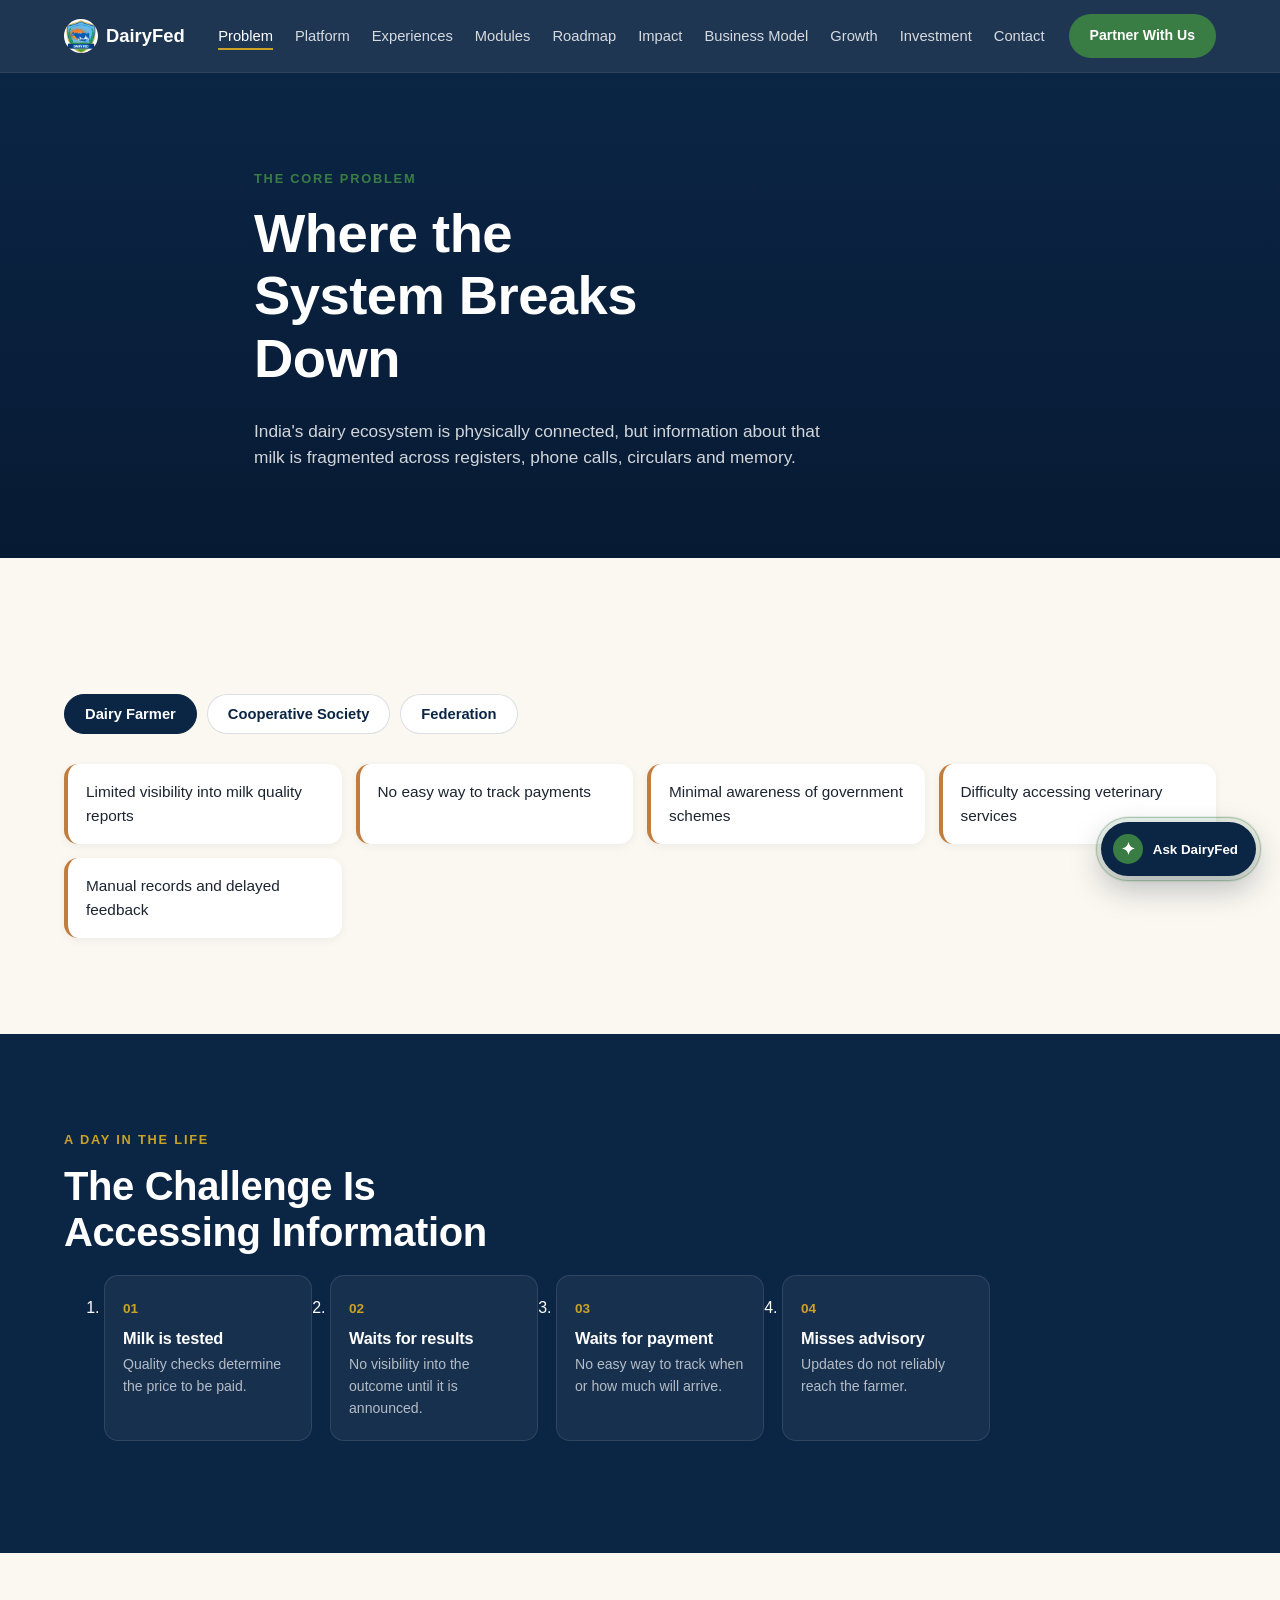
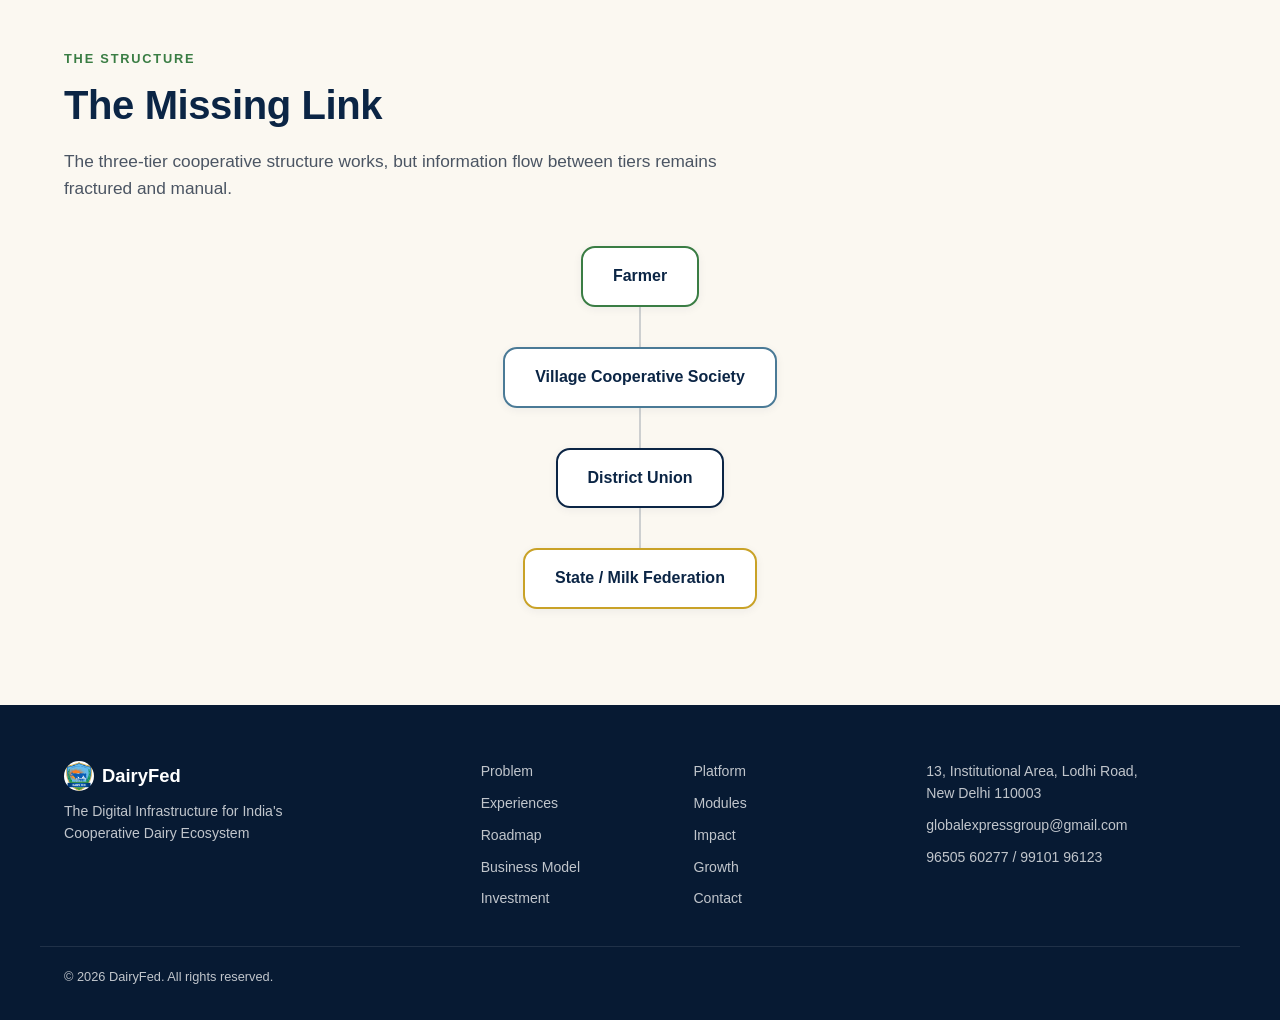
<file: problem/index.html>
<!doctype html><html lang="en"><head><meta charset="UTF-8"><meta name="viewport" content="width=device-width,initial-scale=1"><title>The Problem | DairyFed</title><link rel="stylesheet" href="../style.css"></head><body data-page="problem"><a class="skip-link" href="#main">Skip to content</a><div id="siteHeaderSlot"></div><main id="main"><section class="hero"><div class="container hero__inner"><p class="eyebrow">The core problem</p><h1 class="hero__headline">Where the System Breaks Down</h1><p class="hero__sub">India's dairy ecosystem is physically connected, but information about that milk is fragmented across registers, phone calls, circulars and memory.</p></div></section><section class="section section--ivory"><div class="container"><div class="tabs" data-tabs="problem"><div class="tabs__list" role="tablist"><button class="tabs__btn is-active" role="tab" data-tab="farmer">Dairy Farmer</button><button class="tabs__btn" role="tab" data-tab="coop">Cooperative Society</button><button class="tabs__btn" role="tab" data-tab="fed">Federation</button></div><div class="tabs__panel is-active" data-panel="farmer"><ul class="problem-grid"><li>Limited visibility into milk quality reports</li><li>No easy way to track payments</li><li>Minimal awareness of government schemes</li><li>Difficulty accessing veterinary services</li><li>Manual records and delayed feedback</li></ul></div><div class="tabs__panel" data-panel="coop" hidden><ul class="problem-grid"><li>Circulars shared through fragmented channels</li><li>Complaint tracking is manual</li><li>Report preparation consumes staff time</li><li>Multiple manual registers</li><li>Delayed reporting upward</li></ul></div><div class="tabs__panel" data-panel="fed" hidden><ul class="problem-grid"><li>Fragmented information across districts</li><li>Slow feedback loops from the field</li><li>No real-time decision support</li><li>Limited operational visibility</li><li>Difficulty consolidating data</li></ul></div></div></div></section><section class="section section--navy"><div class="container"><p class="eyebrow eyebrow--light">A day in the life</p><h2 class="section__title section__title--light">The Challenge Is Accessing Information</h2><ol class="journey__list"><li class="journey__step is-visible"><span class="journey__num">01</span><h3>Milk is tested</h3><p>Quality checks determine the price to be paid.</p></li><li class="journey__step is-visible"><span class="journey__num">02</span><h3>Waits for results</h3><p>No visibility into the outcome until it is announced.</p></li><li class="journey__step is-visible"><span class="journey__num">03</span><h3>Waits for payment</h3><p>No easy way to track when or how much will arrive.</p></li><li class="journey__step is-visible"><span class="journey__num">04</span><h3>Misses advisory</h3><p>Updates do not reliably reach the farmer.</p></li></ol></div></section><section class="section section--ivory"><div class="container"><p class="eyebrow">The structure</p><h2 class="section__title">The Missing Link</h2><p class="section__lede">The three-tier cooperative structure works, but information flow between tiers remains fractured and manual.</p><div class="hierarchy"><div class="hierarchy__tier"><div class="hierarchy__box" style="--c:var(--c-farmer)">Farmer</div></div><div class="hierarchy__connector broken"></div><div class="hierarchy__tier"><div class="hierarchy__box" style="--c:var(--c-coop)">Village Cooperative Society</div></div><div class="hierarchy__connector broken"></div><div class="hierarchy__tier"><div class="hierarchy__box" style="--c:var(--c-fed)">District Union</div></div><div class="hierarchy__connector broken"></div><div class="hierarchy__tier"><div class="hierarchy__box" style="--c:var(--c-gov)">State / Milk Federation</div></div></div></div></section></main><div id="siteFooterSlot"></div><script src="../script.js"></script></body></html>
</file>
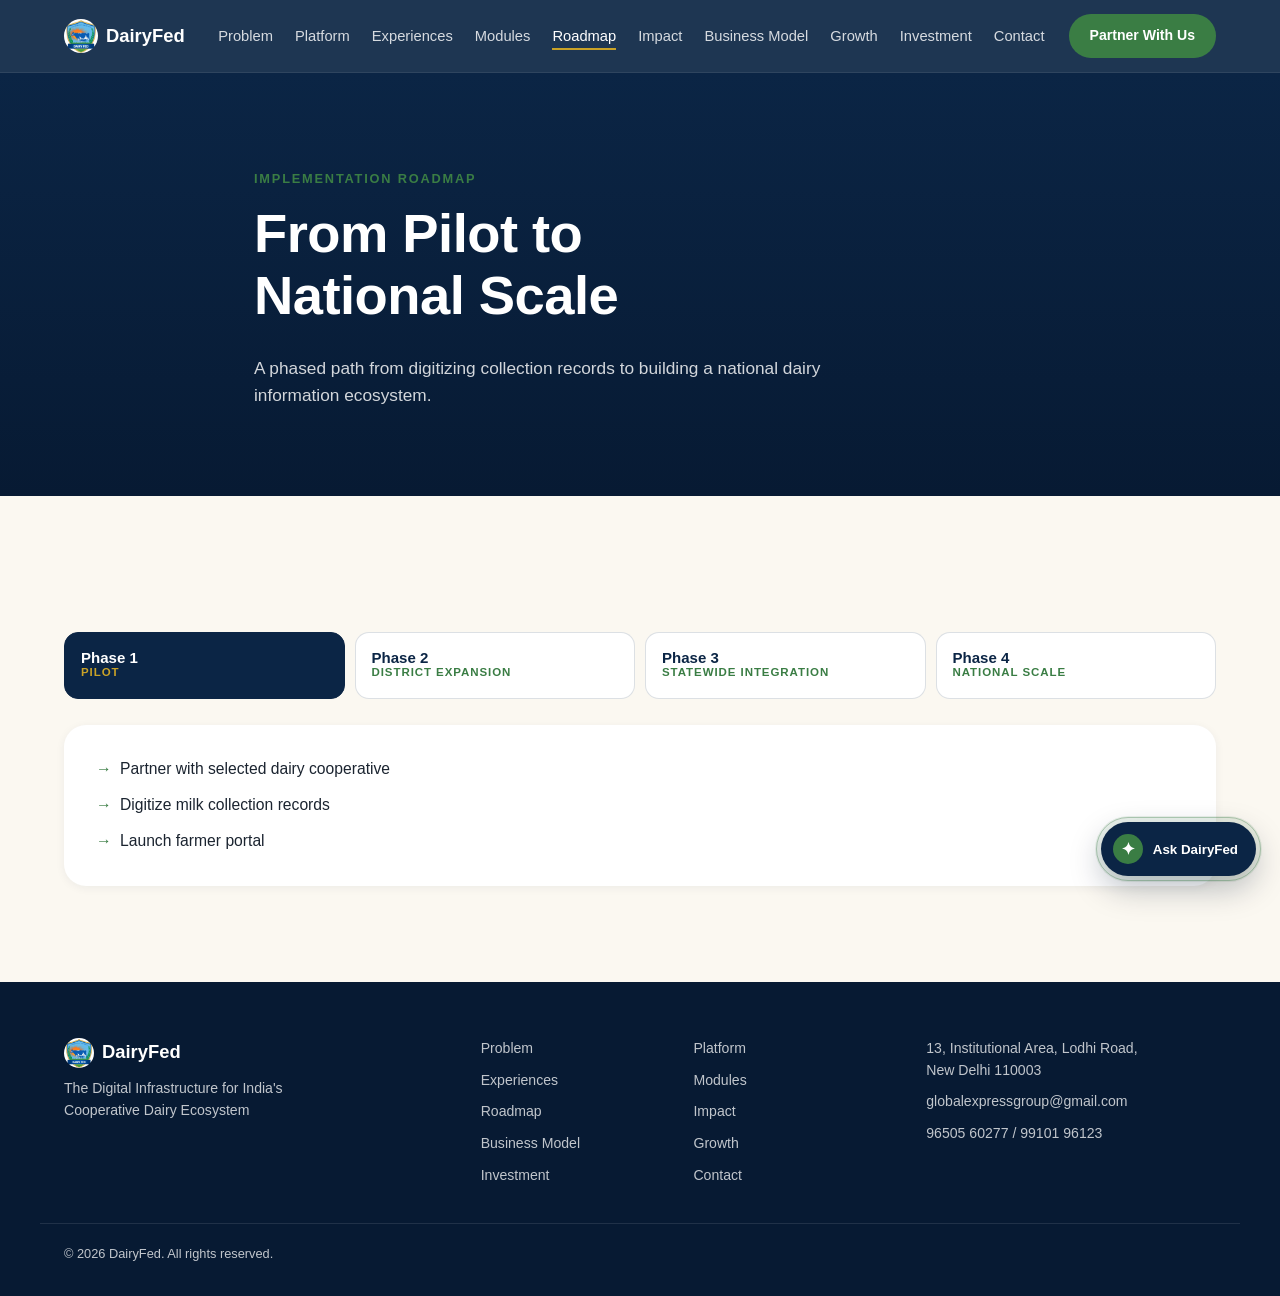
<file: roadmap/index.html>
<!doctype html><html lang="en"><head><meta charset="UTF-8"><meta name="viewport" content="width=device-width,initial-scale=1"><title>Roadmap | DairyFed</title><link rel="stylesheet" href="../style.css"></head><body data-page="roadmap"><a class="skip-link" href="#main">Skip to content</a><div id="siteHeaderSlot"></div><main id="main"><section class="hero"><div class="container hero__inner"><p class="eyebrow">Implementation roadmap</p><h1 class="hero__headline">From Pilot to National Scale</h1><p class="hero__sub">A phased path from digitizing collection records to building a national dairy information ecosystem.</p></div></section><section class="section section--ivory"><div class="container"><div class="roadmap" id="roadmap-tabs"><div class="roadmap__nav" role="tablist"><button class="roadmap__btn is-active" data-phase="1">Phase 1 <span>Pilot</span></button><button class="roadmap__btn" data-phase="2">Phase 2 <span>District Expansion</span></button><button class="roadmap__btn" data-phase="3">Phase 3 <span>Statewide Integration</span></button><button class="roadmap__btn" data-phase="4">Phase 4 <span>National Scale</span></button></div><div class="roadmap__panels"><div class="roadmap__panel is-active" data-phase-panel="1"><ul><li>Partner with selected dairy cooperative</li><li>Digitize milk collection records</li><li>Launch farmer portal</li></ul></div><div class="roadmap__panel" data-phase-panel="2" hidden><ul><li>Connect multiple cooperatives</li><li>Launch federation dashboard</li><li>Enable digital communication</li></ul></div><div class="roadmap__panel" data-phase-panel="3" hidden><ul><li>Integrate milk federations</li><li>Connect government services</li><li>Build veterinary network</li></ul></div><div class="roadmap__panel" data-phase-panel="4" hidden><ul><li>Multi-state expansion</li><li>AI-powered analytics</li><li>Financial services integration</li><li>Digital dairy ecosystem</li></ul></div></div></div></div></section></main><div id="siteFooterSlot"></div><script src="../script.js"></script></body></html>
</file>
<file: style.css>
/* ============================================================
   DairyFed — Design Tokens
   ============================================================ */
:root {
  --navy: #0b2545;
  --navy-deep: #071a33;
  --ivory: #fbf8f1;
  --ivory-dim: #f2ede1;
  --green: #3a7d44;
  --blue: #4a7a96;
  --earth: #c17d3d;
  --ink: #1b2430;
  --paper: #ffffff;

  --c-farmer: #3a7d44;
  --c-coop: #4a7a96;
  --c-fed: #0b2545;
  --c-gov: #c9a227;
  --c-vet: #2e8b87;

  --font-head: "Space Grotesk", "Sora", sans-serif;
  --font-body: "Plus Jakarta Sans", "Inter", sans-serif;

  --radius-s: 8px;
  --radius-m: 14px;
  --radius-l: 22px;

  --container: 1200px;
  --space-1: 8px;
  --space-2: 16px;
  --space-3: 24px;
  --space-4: 40px;
  --space-5: 64px;
  --space-6: 96px;

  --shadow-1: 0 2px 10px rgba(11, 37, 69, 0.06);
  --shadow-2: 0 12px 40px rgba(11, 37, 69, 0.14);
  --ease: cubic-bezier(0.22, 0.61, 0.36, 1);
}

*,
*::before,
*::after {
  box-sizing: border-box;
}
html {
  scroll-behavior: smooth;
  user-select: none;
}
@media (prefers-reduced-motion: reduce) {
  html {
    scroll-behavior: auto;
  }
  *,
  *::before,
  *::after {
    animation-duration: 0.001ms !important;
    animation-iteration-count: 1 !important;
    transition-duration: 0.001ms !important;
    scroll-behavior: auto !important;
  }
}

body {
  margin: 0;
  font-family: var(--font-body);
  color: var(--ink);
  background: var(--ivory);
  line-height: 1.55;
  -webkit-font-smoothing: antialiased;
}

h1,
h2,
h3,
h4 {
  font-family: var(--font-head);
  color: var(--navy);
  margin: 0 0 0.5em;
  line-height: 1.15;
  letter-spacing: -0.01em;
}

p {
  margin: 0 0 1em;
}
ul {
  margin: 0;
  padding: 0;
  list-style: none;
}
a {
  color: inherit;
  text-decoration: none;
}
img {
  max-width: 100%;
  display: block;
}
button {
  font-family: inherit;
}

.container {
  max-width: var(--container);
  margin: 0 auto;
  padding: 0 24px;
}

.skip-link {
  position: absolute;
  left: -999px;
  top: 0;
  background: var(--navy);
  color: #fff;
  padding: 10px 16px;
  z-index: 999;
  border-radius: 0 0 8px 0;
}
.skip-link:focus {
  left: 0;
}

:focus-visible {
  outline: 3px solid var(--earth);
  outline-offset: 3px;
}

/* ============================================================
   Buttons
   ============================================================ */
.btn {
  display: inline-flex;
  align-items: center;
  gap: 8px;
  padding: 13px 26px;
  border-radius: 999px;
  font-weight: 600;
  font-size: 0.95rem;
  border: 1.5px solid transparent;
  cursor: pointer;
  transition:
    transform 0.18s var(--ease),
    background 0.18s var(--ease),
    color 0.18s var(--ease),
    border-color 0.18s var(--ease),
    box-shadow 0.18s var(--ease);
}
.btn:hover {
  transform: translateY(-2px);
  box-shadow: 0 8px 18px rgba(7, 26, 51, 0.18);
}
.btn:active {
  transform: translateY(0);
  box-shadow: 0 3px 8px rgba(7, 26, 51, 0.12);
}
.btn--primary {
  background: var(--green);
  color: #fff;
}
.btn--primary:hover {
  background: #2f6837;
}
.btn--ghost {
  background: transparent;
  border-color: rgba(251, 248, 241, 0.5);
  color: inherit;
}
.hero .btn--ghost {
  color: #fff;
}
.section--ivory .btn--ghost,
.section--muted .btn--ghost {
  border-color: var(--navy);
  color: var(--navy);
}
.btn--text {
  background: none;
  padding: 13px 6px;
  color: inherit;
}
.section .btn--text {
  color: var(--navy);
}
.hero .btn--text {
  color: #fff;
}

/* ============================================================
   Header / Nav
   ============================================================ */
.site-header {
  position: sticky;
  top: 0;
  z-index: 500;
  background: rgba(11, 37, 69, 0.92);
  backdrop-filter: blur(8px);
  border-bottom: 1px solid rgba(255, 255, 255, 0.08);
}
.nav {
  max-width: var(--container);
  margin: 0 auto;
  padding: 14px 24px;
  display: flex;
  align-items: center;
  gap: 24px;
  color: #fff;
}
.nav__brand {
  display: flex;
  align-items: center;
  gap: 8px;
  font-family: var(--font-head);
  font-weight: 700;
  font-size: 1.15rem;
  color: #fff;
  margin-right: auto;
}
.brand-mark {
  display: block;
  border-radius: 50%;
  object-fit: contain;
  flex-shrink: 0;
}
.nav__menu {
  display: flex;
  align-items: center;
  gap: 22px;
  font-size: 0.92rem;
  font-weight: 500;
  white-space: nowrap;
}
.nav__menu a {
  color: rgba(255, 255, 255, 0.82);
  transition: color 0.15s;
}
.nav__menu a:hover {
  color: #fff;
}
.nav__menu a.is-current {
  color: #fff;
  border-bottom: 2px solid var(--c-gov);
  padding-bottom: 4px;
}
.nav__cta {
  padding: 10px 20px;
  font-size: 0.88rem;
  white-space: nowrap;
}
.nav__toggle {
  display: none;
  background: none;
  border: none;
  cursor: pointer;
  width: 34px;
  height: 26px;
  flex-direction: column;
  justify-content: space-between;
  padding: 2px 0;
}
.nav__toggle span {
  display: block;
  height: 2px;
  background: #fff;
  border-radius: 2px;
  transition: transform 0.18s var(--ease), opacity 0.18s var(--ease);
}
.nav__toggle:hover {
  opacity: 0.8;
}
.nav__toggle:active {
  transform: scale(0.94);
}

/* ============================================================
   Hero
   ============================================================ */
.hero {
  position: relative;
  background: linear-gradient(180deg, var(--navy) 0%, var(--navy-deep) 100%);
  color: #fff;
  padding: 96px 0 70px;
  overflow: hidden;
}
.hero__conduit {
  position: absolute;
  inset: 0;
  opacity: 0.5;
  pointer-events: none;
}
.hero__conduit svg {
  width: 100%;
  height: 100%;
}
#conduitPath {
  animation: dash-flow 8s linear infinite;
}
@keyframes dash-flow {
  to {
    stroke-dashoffset: -160;
  }
}

.hero__inner {
  position: relative;
  max-width: 820px;
}
.eyebrow {
  font-family: var(--font-head);
  font-weight: 600;
  font-size: 0.8rem;
  letter-spacing: 0.14em;
  text-transform: uppercase;
  color: var(--green);
  margin-bottom: 14px;
}
.eyebrow--light {
  color: var(--c-gov);
}
.hero__headline {
  font-size: clamp(2.1rem, 5vw, 3.4rem);
  color: #fff;
  max-width: 14ch;
}
.hero__sub {
  font-size: 1.08rem;
  color: rgba(255, 255, 255, 0.82);
  max-width: 62ch;
}
.hero__ctas {
  display: flex;
  flex-wrap: wrap;
  gap: 14px;
  margin: 28px 0 56px;
  white-space: nowrap;
}

.hero__flowmap {
  display: flex;
  align-items: center;
  gap: 10px;
  flex-wrap: wrap;
  background: rgba(255, 255, 255, 0.05);
  border: 1px solid rgba(255, 255, 255, 0.1);
  border-radius: var(--radius-m);
  padding: 18px 20px;
}
.flownode {
  display: flex;
  align-items: center;
  gap: 8px;
  font-weight: 600;
  font-size: 0.92rem;
  color: #fff;
}
.flownode__dot {
  width: 10px;
  height: 10px;
  border-radius: 50%;
  background: var(--c);
  box-shadow: 0 0 0 4px color-mix(in srgb, var(--c) 25%, transparent);
}
.flowline {
  width: 34px;
  height: 1px;
  background: repeating-linear-gradient(
    90deg,
    rgba(255, 255, 255, 0.5) 0 6px,
    transparent 6px 10px
  );
}

/* ============================================================
   Sections generic
   ============================================================ */
.section {
  padding: var(--space-6) 0;
}
.section--ivory {
  background: var(--ivory);
}
.section--muted {
  background: var(--ivory-dim);
}
.section--navy {
  background: var(--navy);
  color: #fff;
}
.section--navy h2,
.section--navy h3,
.section--navy h4 {
  color: #fff;
}

.section__title {
  font-size: clamp(1.7rem, 3.4vw, 2.5rem);
  max-width: 20ch;
}
.section__title--light {
  color: #fff;
}
.section__lede {
  font-size: 1.08rem;
  max-width: 68ch;
  color: #4b5563;
}
.section__lede--light {
  color: rgba(255, 255, 255, 0.78);
}

/* ============================================================
   Tabs (Problem + Experiences)
   ============================================================ */
.tabs {
  margin-top: 40px;
}
.tabs__list {
  display: flex;
  flex-wrap: wrap;
  gap: 10px;
  margin-bottom: 30px;
}
.tabs__btn {
  background: #fff;
  border: 1.5px solid rgba(11, 37, 69, 0.14);
  color: var(--navy);
  font-weight: 600;
  font-size: 0.92rem;
  padding: 11px 20px;
  border-radius: 999px;
  cursor: pointer;
  transition: transform 0.18s var(--ease), background 0.18s var(--ease), border-color 0.18s var(--ease), color 0.18s var(--ease), box-shadow 0.18s var(--ease);
}
.tabs__btn:hover {
  transform: translateY(-2px);
  border-color: var(--c, var(--navy));
  box-shadow: 0 6px 14px rgba(7, 26, 51, 0.12);
}
.tabs__btn:active {
  transform: translateY(0);
}
.tabs__btn.is-active {
  background: var(--c, var(--navy));
  border-color: var(--c, var(--navy));
  color: #fff;
}
.tabs__panel[hidden] {
  display: none;
}

.problem-grid {
  display: grid;
  grid-template-columns: repeat(auto-fit, minmax(min(100%, 240px), 1fr));
  gap: 14px;
}
.problem-grid li {
  background: #fff;
  border-radius: var(--radius-m);
  border-left: 4px solid var(--earth);
  padding: 16px 18px;
  font-size: 0.96rem;
  box-shadow: var(--shadow-1);
}

/* ============================================================
   Journey / Day in the Life
   ============================================================ */
.journey {
  margin-top: 48px;
  position: relative;
}
.journey__track {
  position: absolute;
  left: 0;
  right: 0;
  top: 24px;
  height: 3px;
  background: rgba(255, 255, 255, 0.12);
  border-radius: 3px;
  overflow: hidden;
  display: none;
}
.journey__progress {
  height: 100%;
  width: 0%;
  background: linear-gradient(90deg, var(--green), var(--c-gov));
  transition: width 0.2s linear;
}
.journey__list {
  display: grid;
  grid-template-columns: repeat(5, 1fr);
  gap: 22px 18px;
}
.journey__step {
  background: rgba(255, 255, 255, 0.05);
  border: 1px solid rgba(255, 255, 255, 0.1);
  border-radius: var(--radius-m);
  padding: 20px 18px;
  opacity: 0;
  transform: translateY(16px);
  transition:
    opacity 0.5s var(--ease),
    transform 0.5s var(--ease);
}
.journey__step.is-visible {
  opacity: 1;
  transform: none;
}
.journey__num {
  display: block;
  font-family: var(--font-head);
  font-weight: 700;
  color: var(--c-gov);
  font-size: 0.85rem;
  margin-bottom: 10px;
}
.journey__step h3 {
  color: #fff;
  font-size: 1.02rem;
  margin-bottom: 6px;
}
.journey__step p {
  color: rgba(255, 255, 255, 0.68);
  font-size: 0.88rem;
  margin: 0;
}

/* ============================================================
   Hierarchy diagram
   ============================================================ */
.hierarchy {
  margin-top: 44px;
  display: flex;
  flex-direction: column;
  align-items: center;
  gap: 0;
}
.hierarchy__tier {
  width: 100%;
  display: flex;
  justify-content: center;
}
.hierarchy__box {
  background: #fff;
  border: 2px solid var(--c);
  color: var(--navy);
  font-weight: 700;
  font-family: var(--font-head);
  padding: 16px 30px;
  border-radius: var(--radius-m);
  box-shadow: var(--shadow-1);
  text-align: center;
}
.hierarchy__connector {
  width: 2px;
  height: 40px;
  background-image: linear-gradient(var(--navy), var(--navy));
  background-size: 2px 10px;
  background-repeat: repeat-y;
  opacity: 0.35;
}
.hierarchy__connector.broken {
  background-image: linear-gradient(
    rgba(11, 37, 69, 0.55),
    rgba(11, 37, 69, 0.55)
  );
}
.hierarchy__caption {
  text-align: center;
  max-width: 56ch;
  margin: 18px auto 0;
  color: #6b7280;
  font-size: 0.92rem;
}

.transition-banner {
  margin-top: 48px;
  text-align: center;
  background: var(--navy);
  color: #fff;
  padding: 30px;
  border-radius: var(--radius-l);
}
.transition-banner p {
  font-family: var(--font-head);
  font-size: 1.5rem;
  margin: 0;
}

/* ============================================================
   Ecosystem diagram
   ============================================================ */
.ecosystem {
  position: relative;
  width: min(640px, 100%);
  aspect-ratio: 1/1;
  margin: 56px auto 0;
}
.ecosystem__core {
  position: absolute;
  top: 50%;
  left: 50%;
  transform: translate(-50%, -50%);
  width: 150px;
  height: 150px;
  border-radius: 50%;
  background: radial-gradient(circle at 35% 30%, #4a7a96, var(--navy));
  color: #fff;
  display: flex;
  flex-direction: column;
  align-items: center;
  justify-content: center;
  font-family: var(--font-head);
  font-weight: 700;
  font-size: 1.05rem;
  text-align: center;
  box-shadow:
    0 0 0 10px rgba(255, 255, 255, 0.04),
    var(--shadow-2);
  z-index: 2;
}
.ecosystem__core span {
  font-size: 0.75rem;
  font-weight: 500;
  opacity: 0.8;
}
.ecosystem__lines {
  position: absolute;
  inset: 0;
  width: 100%;
  height: 100%;
  z-index: 1;
}
.ecosystem__lines line {
  stroke: var(--c-gov);
  stroke-width: 1.4;
  stroke-dasharray: 4 6;
  opacity: 0.55;
}
.ecosystem__node {
  position: absolute;
  top: 50%;
  left: 50%;
  transform: translate(-50%, -50%) rotate(var(--rot, 0deg))
    translate(var(--rad, 240px)) rotate(calc(-1 * var(--rot, 0deg)));
  background: rgba(255, 255, 255, 0.06);
  border: 1px solid rgba(255, 255, 255, 0.14);
  color: #fff;
  font-weight: 600;
  font-size: 0.82rem;
  text-align: center;
  padding: 10px 14px;
  border-radius: 999px;
  white-space: nowrap;
  z-index: 2;
}

/* ============================================================
   Dashboard preview cards
   ============================================================ */
.dash-card {
  display: grid;
  grid-template-columns: 1fr 1fr;
  gap: 28px;
  background: #fff;
  border-radius: var(--radius-l);
  padding: 30px;
  box-shadow: var(--shadow-1);
}
.dash-card__preview {
  background: var(--navy);
  border-radius: var(--radius-m);
  padding: 22px;
  color: #fff;
}
.mockchip {
  display: inline-block;
  font-size: 0.7rem;
  font-weight: 700;
  letter-spacing: 0.08em;
  text-transform: uppercase;
  background: rgba(255, 255, 255, 0.12);
  padding: 5px 10px;
  border-radius: 999px;
  margin-bottom: 16px;
}
.mockrow {
  display: flex;
  justify-content: space-between;
  align-items: center;
  padding: 12px 0;
  border-bottom: 1px solid rgba(255, 255, 255, 0.1);
  font-size: 0.9rem;
}
.mockrow:last-child {
  border-bottom: none;
}
.tag {
  background: rgba(255, 255, 255, 0.12);
  padding: 4px 10px;
  border-radius: 999px;
  font-size: 0.76rem;
}
.tag--green {
  background: rgba(58, 125, 68, 0.35);
}
.tag--amber {
  background: rgba(201, 162, 39, 0.35);
}
.feature-list li {
  padding: 12px 0 12px 26px;
  border-bottom: 1px solid rgba(11, 37, 69, 0.08);
  position: relative;
  font-size: 0.96rem;
}
.feature-list li::before {
  content: "✓";
  position: absolute;
  left: 0;
  color: var(--green);
  font-weight: 700;
}
.feature-list li:last-child {
  border-bottom: none;
}

/* ============================================================
   Principles + Pipeline
   ============================================================ */
.principles {
  display: grid;
  grid-template-columns: repeat(auto-fit, minmax(200px, 1fr));
  gap: 18px;
  margin: 40px 0 56px;
}
.principle {
  background: #fff;
  border-radius: var(--radius-m);
  padding: 24px;
  text-align: center;
  box-shadow: var(--shadow-1);
}
.principle__icon {
  font-size: 1.6rem;
  color: var(--green);
  display: block;
  margin-bottom: 10px;
}
.principle h3 {
  font-size: 0.98rem;
}

.pipeline {
  display: flex;
  flex-wrap: wrap;
  align-items: center;
  gap: 8px;
  justify-content: center;
}
.pipeline__step {
  background: #fff;
  border: 1.5px solid rgba(11, 37, 69, 0.15);
  border-radius: 999px;
  padding: 12px 20px;
  font-weight: 600;
  font-size: 0.9rem;
  color: var(--navy);
}
.pipeline__step--final {
  background: var(--green);
  color: #fff;
  border-color: var(--green);
}
.pipeline__arrow {
  width: 22px;
  height: 2px;
  background: rgba(11, 37, 69, 0.25);
  position: relative;
}
.pipeline__arrow::after {
  content: "";
  position: absolute;
  right: -1px;
  top: -3px;
  border: 4px solid transparent;
  border-left-color: rgba(11, 37, 69, 0.35);
}

/* ============================================================
   Six engines
   ============================================================ */
.engine-grid {
  display: grid;
  grid-template-columns: repeat(auto-fit, minmax(min(100%, 280px), 1fr));
  gap: 22px;
  margin-top: 44px;
}
.engine-card {
  background: #fff;
  border-radius: var(--radius-l);
  padding: 28px;
  box-shadow: var(--shadow-1);
  transition:
    transform 0.2s var(--ease),
    box-shadow 0.2s var(--ease);
}
.engine-card:hover {
  transform: translateY(-4px);
  box-shadow: var(--shadow-2);
}
.engine-card__num {
  font-family: var(--font-head);
  font-weight: 700;
  font-size: 1.6rem;
  color: rgba(11, 37, 69, 0.14);
  display: block;
  margin-bottom: 8px;
}
.engine-card ul {
  margin-top: 14px;
}
.engine-card li {
  padding: 7px 0 7px 20px;
  position: relative;
  font-size: 0.92rem;
  color: #3a4453;
}
.engine-card li::before {
  content: "—";
  position: absolute;
  left: 0;
  color: var(--blue);
}

/* ============================================================
   Transformation timeline
   ============================================================ */
.transform-line {
  margin-top: 44px;
  display: flex;
  flex-wrap: wrap;
  align-items: center;
  gap: 14px;
}
.transform-line span {
  font-family: var(--font-head);
  font-weight: 600;
  font-size: 1rem;
  color: rgba(255, 255, 255, 0.7);
  padding: 10px 18px;
  border: 1px solid rgba(255, 255, 255, 0.18);
  border-radius: 999px;
}
.transform-line span.is-final {
  color: #fff;
  background: var(--green);
  border-color: var(--green);
}
.transform-line i {
  width: 26px;
  height: 1px;
  background: rgba(255, 255, 255, 0.3);
  display: inline-block;
}

/* ============================================================
   Roadmap
   ============================================================ */
.roadmap__nav {
  display: grid;
  grid-template-columns: repeat(4, 1fr);
  gap: 10px;
  margin: 40px 0 0;
}
.roadmap__btn {
  background: #fff;
  border: 1.5px solid rgba(11, 37, 69, 0.14);
  border-radius: var(--radius-m);
  padding: 16px;
  text-align: left;
  cursor: pointer;
  transition: transform 0.18s var(--ease), background 0.18s var(--ease), border-color 0.18s var(--ease), color 0.18s var(--ease), box-shadow 0.18s var(--ease);
}
.roadmap__btn:hover {
  transform: translateY(-3px);
  border-color: var(--green);
  box-shadow: 0 8px 18px rgba(7, 26, 51, 0.12);
}
.roadmap__btn:active {
  transform: translateY(0);
}
.roadmap__btn span {
  display: block;
  font-size: 0.72rem;
  font-weight: 700;
  text-transform: uppercase;
  letter-spacing: 0.08em;
  color: var(--green);
  margin-bottom: 4px;
}
.roadmap__btn {
  font-weight: 600;
  color: var(--navy);
  font-size: 0.94rem;
}
.roadmap__btn.is-active {
  background: var(--navy);
  border-color: var(--navy);
  color: #fff;
}
.roadmap__btn.is-active span {
  color: var(--c-gov);
}
.roadmap__panels {
  margin-top: 26px;
  background: #fff;
  border-radius: var(--radius-l);
  padding: 32px;
  box-shadow: var(--shadow-1);
}
.roadmap__panel[hidden] {
  display: none;
}
.roadmap__panel ul {
  display: grid;
  gap: 12px;
}
.roadmap__panel li {
  padding-left: 24px;
  position: relative;
  font-size: 0.98rem;
}
.roadmap__panel li::before {
  content: "→";
  position: absolute;
  left: 0;
  color: var(--green);
  font-weight: 700;
}

/* ============================================================
   Value / Impact
   ============================================================ */
.value-grid {
  display: grid;
  grid-template-columns: repeat(auto-fit, minmax(min(100%, 260px), 1fr));
  gap: 22px;
  margin-top: 40px;
}
.value-card {
  background: #fff;
  border-top: 4px solid var(--c);
  border-radius: var(--radius-l);
  padding: 28px;
  box-shadow: var(--shadow-1);
}
.value-card li {
  padding: 8px 0 8px 20px;
  position: relative;
  font-size: 0.92rem;
  color: #3a4453;
}
.value-card li::before {
  content: "•";
  position: absolute;
  left: 0;
  color: var(--c);
  font-weight: 700;
}

.beforeafter {
  margin-top: 64px;
}
.beforeafter__title {
  font-size: 1.4rem;
  margin-bottom: 20px;
}
.beforeafter__toggle {
  display: flex;
  flex-wrap: wrap;
  gap: 10px;
  margin-bottom: 24px;
}
.ba-btn {
  background: #fff;
  border: 1.5px solid rgba(11, 37, 69, 0.14);
  border-radius: 999px;
  padding: 10px 18px;
  font-weight: 600;
  font-size: 0.88rem;
  cursor: pointer;
  color: var(--navy);
  transition: transform 0.18s var(--ease), background 0.18s var(--ease), border-color 0.18s var(--ease), color 0.18s var(--ease), box-shadow 0.18s var(--ease);
}
.ba-btn:hover {
  transform: translateY(-2px);
  border-color: var(--navy);
  box-shadow: 0 6px 14px rgba(7, 26, 51, 0.12);
}
.ba-btn:active {
  transform: translateY(0);
}
.ba-btn.is-active {
  background: var(--navy);
  border-color: var(--navy);
  color: #fff;
}
.ba-panel {
  display: grid;
  grid-template-columns: 1fr auto 1fr;
  gap: 20px;
  align-items: center;
}
.ba-panel[hidden] {
  display: none;
}
.ba-col {
  background: #fff;
  border-radius: var(--radius-m);
  padding: 24px;
  box-shadow: var(--shadow-1);
}
.ba-col--before {
  border-left: 4px solid #b5651d;
}
.ba-col--after {
  border-left: 4px solid var(--green);
}
.ba-col h4 {
  font-size: 0.78rem;
  text-transform: uppercase;
  letter-spacing: 0.08em;
}
.ba-col li {
  padding: 6px 0;
  font-size: 0.92rem;
}
.ba-arrow {
  font-size: 1.6rem;
  color: var(--blue);
  font-weight: 700;
}

/* ============================================================
   Business model
   ============================================================ */
.revenue-grid {
  display: grid;
  grid-template-columns: repeat(auto-fit, minmax(220px, 1fr));
  gap: 16px;
  margin-top: 40px;
}
.revenue-card {
  background: #fff;
  border-radius: var(--radius-m);
  padding: 22px;
  font-family: var(--font-head);
  font-weight: 600;
  font-size: 1.02rem;
  color: var(--navy);
  box-shadow: var(--shadow-1);
  border-bottom: 3px solid var(--earth);
}

/* ============================================================
   Growth / counters / bars
   ============================================================ */
.counter-grid {
  display: grid;
  grid-template-columns: repeat(auto-fit, minmax(200px, 1fr));
  gap: 18px;
  margin: 40px 0 56px;
}
.counter-card {
  background: #fff;
  border-radius: var(--radius-l);
  padding: 28px;
  text-align: center;
  box-shadow: var(--shadow-1);
}
.counter {
  font-family: var(--font-head);
  font-size: 2.4rem;
  font-weight: 700;
  color: var(--navy);
}
.counter-suffix {
  font-family: var(--font-head);
  font-size: 1.6rem;
  font-weight: 700;
  color: var(--green);
}
.counter-card p {
  margin: 6px 0 0;
  font-size: 0.86rem;
  color: #6b7280;
}

.growth-charts {
  display: grid;
  grid-template-columns: repeat(auto-fit, minmax(min(100%, 280px), 1fr));
  gap: 22px;
}
.growth-chart {
  background: #fff;
  border-radius: var(--radius-l);
  padding: 24px;
  box-shadow: var(--shadow-1);
}
.growth-chart h4 {
  font-size: 0.94rem;
  margin-bottom: 18px;
}
.bar-row {
  display: flex;
  align-items: flex-end;
  gap: 10px;
  height: 130px;
}
.bar {
  flex: 1;
  height: 100%;
  display: flex;
  flex-direction: column;
  justify-content: flex-end;
  align-items: center;
}
.bar__fill {
  width: 100%;
  max-width: 34px;
  background: linear-gradient(180deg, var(--blue), var(--navy));
  border-radius: 6px 6px 0 0;
  height: 0%;
  transition: height 1s var(--ease);
}
.bar label {
  display: flex;
  flex-direction: column;
  align-items: center;
  font-size: 0.68rem;
  color: #6b7280;
  margin-top: 8px;
}
.bar label em {
  font-style: normal;
  font-weight: 700;
  color: var(--navy);
  font-size: 0.72rem;
}

.revenue-projection {
  margin-top: 56px;
}
.revenue-projection__head h3 {
  display: flex;
  flex-wrap: wrap;
  align-items: center;
  gap: 12px;
  font-size: 1.3rem;
}
.badge {
  font-family: var(--font-body);
  font-size: 0.68rem;
  font-weight: 700;
  text-transform: uppercase;
  letter-spacing: 0.06em;
  background: var(--c-gov);
  color: var(--navy);
  padding: 5px 10px;
  border-radius: 999px;
}
.table-scroll {
  overflow-x: auto;
  margin-top: 18px;
  border-radius: var(--radius-m);
  box-shadow: var(--shadow-1);
}
.rev-table {
  width: 100%;
  border-collapse: collapse;
  background: #fff;
  min-width: 620px;
}
.rev-table th,
.rev-table td {
  padding: 13px 16px;
  text-align: right;
  font-size: 0.88rem;
  border-bottom: 1px solid rgba(11, 37, 69, 0.08);
}
.rev-table th[scope="row"],
.rev-table thead th:first-child {
  text-align: left;
  color: var(--navy);
  font-weight: 600;
}
.rev-table thead th {
  background: var(--ivory-dim);
  font-family: var(--font-head);
  font-size: 0.78rem;
  text-transform: uppercase;
  letter-spacing: 0.04em;
}
.rev-table tfoot th,
.rev-table tfoot td {
  font-weight: 700;
  background: var(--ivory-dim);
}
.rev-chart {
  display: flex;
  align-items: flex-end;
  gap: 16px;
  height: 160px;
  margin-top: 26px;
}
.rev-chart .rc-bar {
  flex: 1;
  background: linear-gradient(180deg, var(--green), #245329);
  border-radius: 6px 6px 0 0;
  height: 0%;
  transition: height 1s var(--ease);
  position: relative;
}
.rev-chart .rc-bar span {
  position: absolute;
  bottom: -26px;
  left: 0;
  right: 0;
  text-align: center;
  font-size: 0.76rem;
  color: #6b7280;
  font-weight: 600;
}

/* ============================================================
   Use of funds donut
   ============================================================ */
.funds {
  display: flex;
  flex-wrap: wrap;
  gap: 48px;
  margin-top: 44px;
  align-items: center;
}
.funds__chart {
  flex: 0 0 auto;
  margin: 0 auto;
}
.donut {
  width: 260px;
  height: 260px;
  border-radius: 50%;
  background: conic-gradient(
    #3a7d44 0 35%,
    #4a7a96 35% 55%,
    #c9a227 55% 70%,
    #c17d3d 70% 80%,
    #2e8b87 80% 88%,
    #7b8fa1 88% 93%,
    #9c6b98 93% 97%,
    #b5651d 97% 100%
  );
  position: relative;
  display: flex;
  align-items: center;
  justify-content: center;
}
.donut::before {
  content: "";
  position: absolute;
  inset: 34px;
  background: var(--navy);
  border-radius: 50%;
}
.donut__center {
  position: relative;
  color: #fff;
  text-align: center;
  font-family: var(--font-head);
  font-weight: 700;
  font-size: 1.5rem;
}
.donut__center span {
  display: block;
  font-size: 0.7rem;
  font-weight: 500;
  color: rgba(255, 255, 255, 0.6);
}
.funds__legend {
  flex: 1 1 380px;
  display: grid;
  gap: 12px;
}
.fund-item {
  display: flex;
  align-items: flex-start;
  gap: 14px;
}
.fund-item b {
  flex: 0 0 46px;
  font-family: var(--font-head);
  color: var(--c);
  font-size: 1.05rem;
}
.fund-item h4 {
  color: #fff;
  font-size: 0.95rem;
  margin-bottom: 2px;
}
.fund-item p {
  color: rgba(255, 255, 255, 0.65);
  font-size: 0.85rem;
  margin: 0;
}

/* ============================================================
   Forms
   ============================================================ */
.forms-grid {
  display: grid;
  grid-template-columns: repeat(auto-fit, minmax(min(100%, 320px), 1fr));
  gap: 26px;
  margin-top: 44px;
}
.form-card {
  background: #fff;
  border-radius: var(--radius-l);
  padding: 30px;
  box-shadow: var(--shadow-1);
}
.form-card h3 {
  font-size: 1.2rem;
  margin-bottom: 20px;
}
.field {
  margin-bottom: 18px;
}
.field label {
  display: block;
  font-size: 0.84rem;
  font-weight: 600;
  color: var(--navy);
  margin-bottom: 6px;
}
.field input,
.field select,
.field textarea {
  width: 100%;
  padding: 11px 14px;
  border-radius: var(--radius-s);
  border: 1.5px solid rgba(11, 37, 69, 0.16);
  font-family: inherit;
  font-size: 0.94rem;
  background: var(--ivory);
  color: var(--ink);
  transition: border-color 0.15s;
}
.field input:focus,
.field select:focus,
.field textarea:focus {
  border-color: var(--green);
  outline: none;
}
.field textarea {
  resize: vertical;
}
.field.has-error input,
.field.has-error select,
.field.has-error textarea {
  border-color: #b5651d;
}
.field__error {
  display: block;
  min-height: 1.1em;
  font-size: 0.78rem;
  color: #b5651d;
  margin-top: 4px;
}
.form-note {
  font-size: 0.78rem;
  color: #6b7280;
  margin: 12px 0 0;
}

/* ============================================================
   Modal
   ============================================================ */
.modal[hidden] {
  display: none;
}
.modal {
  position: fixed;
  inset: 0;
  z-index: 900;
  display: flex;
  align-items: center;
  justify-content: center;
  padding: 20px;
}
.modal__backdrop {
  position: absolute;
  inset: 0;
  background: rgba(11, 37, 69, 0.55);
  backdrop-filter: blur(2px);
}
.modal__panel {
  position: relative;
  background: #fff;
  border-radius: var(--radius-l);
  padding: 32px;
  max-width: 440px;
  width: 100%;
  box-shadow: var(--shadow-2);
}
.modal__close {
  position: absolute;
  top: 14px;
  right: 14px;
  background: none;
  border: none;
  font-size: 1.4rem;
  cursor: pointer;
  color: #6b7280;
  line-height: 1;
  transition: transform 0.18s var(--ease), color 0.18s var(--ease);
}
.modal__close:hover {
  transform: scale(1.12);
  color: var(--navy);
}
.modal__panel h3 {
  margin-bottom: 12px;
}
.modal__panel p {
  color: #4b5563;
  font-size: 0.94rem;
}

/* ============================================================
   Footer
   ============================================================ */
.footer {
  background: var(--navy-deep);
  color: rgba(255, 255, 255, 0.75);
  padding: 56px 0 20px;
}
.footer__grid {
  display: grid;
  grid-template-columns: 1.3fr 1.4fr 1fr;
  gap: 40px;
  padding-bottom: 36px;
  border-bottom: 1px solid rgba(255, 255, 255, 0.1);
}
.footer__brand p {
  margin-top: 10px;
  font-size: 0.88rem;
  max-width: 32ch;
}
.footer__links {
  display: grid;
  grid-template-columns: repeat(2, 1fr);
  gap: 10px 20px;
  font-size: 0.88rem;
  align-content: start;
}
.footer__links a:hover {
  color: #fff;
}
.footer__contact p {
  font-size: 0.88rem;
  margin: 0 0 10px;
}
.footer__contact a:hover {
  color: #fff;
}
.footer__bottom {
  padding-top: 20px;
  font-size: 0.8rem;
}

/* ============================================================
   Scroll reveal utility
   ============================================================ */
.reveal {
  opacity: 0;
  transform: translateY(18px);
  transition:
    opacity 0.6s var(--ease),
    transform 0.6s var(--ease);
}
.reveal.is-visible {
  opacity: 1;
  transform: none;
}

/* ============================================================
   Responsive
   ============================================================ */
@media (max-width: 1024px) {
  .journey__list {
    grid-template-columns: repeat(3, 1fr);
  }
  .dash-card {
    grid-template-columns: 1fr;
  }
  .footer__grid {
    grid-template-columns: 1fr 1fr;
  }
}

@media (max-width: 1024px) {
  .nav {
    position: relative;
  }
  .nav__menu {
    position: absolute;
    top: 100%;
    left: 0;
    right: 0;
    width: 100%;
    background: var(--navy-deep);
    flex-direction: column;
    align-items: flex-start;
    padding: 24px;
    gap: 4px;
    transform: translateY(-8px);
    visibility: hidden;
    opacity: 0;
    transition:
      transform 0.25s var(--ease),
      opacity 0.2s var(--ease),
      visibility 0.25s;
    overflow-y: auto;
    max-height: calc(100vh - 62px);
    box-shadow: 0 12px 24px rgba(7, 26, 51, 0.22);
  }
  .nav__menu.is-open {
    transform: translateY(0);
    visibility: visible;
    opacity: 1;
  }
  .nav__menu li {
    width: 100%;
  }
  .nav__menu a {
    display: block;
    padding: 12px 4px;
    border-bottom: 1px solid rgba(255, 255, 255, 0.08);
  }
  .nav__toggle {
    display: flex;
  }
  .nav__toggle[aria-expanded="true"] span:nth-child(1) {
    transform: translateY(9px) rotate(45deg);
  }
  .nav__toggle[aria-expanded="true"] span:nth-child(2) {
    opacity: 0;
  }
  .nav__toggle[aria-expanded="true"] span:nth-child(3) {
    transform: translateY(-9px) rotate(-45deg);
  }
  .nav__cta {
    display: none;
  }
  .journey__list {
    grid-template-columns: repeat(2, 1fr);
  }
  .ba-panel {
    grid-template-columns: 1fr;
  }
  .ba-arrow {
    display: none;
  }
  .ecosystem {
    display: none;
  }
  .ecosystem-fallback {
    display: block;
  }
}

@media (max-width: 640px) {
  .container {
    padding-right: 18px;
    padding-left: 18px;
  }
  .section {
    padding: 52px 0;
  }
  .hero {
    padding: 64px 0 44px;
  }
  .hero__headline {
    max-width: none;
    font-size: 2rem;
  }
  .hero__headline br {
    display: none;
  }
  .hero__sub,
  .section__lede {
    font-size: 1rem;
  }
  .dash-card,
  .roadmap__panels,
  .form-card {
    padding: 22px;
  }
  .transition-banner {
    padding: 24px 18px;
  }
  .transition-banner p {
    font-size: 1.2rem;
  }
  .hierarchy__box {
    max-width: 100%;
    padding: 14px 18px;
  }
  .donut {
    width: min(260px, 72vw);
    height: auto;
    aspect-ratio: 1;
  }
  .table-scroll {
    -webkit-overflow-scrolling: touch;
  }
  .journey__list {
    grid-template-columns: 1fr 1fr;
  }
  .roadmap__nav {
    grid-template-columns: 1fr 1fr;
  }
  .funds {
    flex-direction: column;
  }
  .footer__grid {
    grid-template-columns: 1fr;
  }
  .hero {
    padding: 76px 0 50px;
  }
  .rev-table {
    min-width: 560px;
  }
}

@media (max-width: 420px) {
  .journey__list {
    grid-template-columns: 1fr;
  }
  .roadmap__nav {
    grid-template-columns: 1fr;
  }
  .hero__ctas {
    flex-direction: column;
    align-items: stretch;
  }
  .hero__ctas .btn {
    justify-content: center;
  }
}

/* Ecosystem fallback (mobile, simple stacked list instead of radial layout) */
.ecosystem-fallback {
  display: none;
  margin-top: 40px;
}
.ecosystem-fallback ul {
  display: grid;
  grid-template-columns: 1fr 1fr;
  gap: 10px;
}
.ecosystem-fallback li {
  background: rgba(255, 255, 255, 0.06);
  border: 1px solid rgba(255, 255, 255, 0.14);
  color: #fff;
  padding: 12px 14px;
  border-radius: var(--radius-s);
  font-size: 0.85rem;
  font-weight: 600;
  text-align: center;
}

/* ============================================================
   DairyFed Assistant
   ============================================================ */
.df-chat-launcher,
.df-chat-panel {
  font-family: var(--font-body);
}
.df-chat-launcher {
  position: fixed;
  right: 24px;
  bottom: 24px;
  z-index: 700;
  display: inline-flex;
  align-items: center;
  gap: 10px;
  border: 0;
  border-radius: 999px;
  padding: 12px 18px 12px 12px;
  background: var(--navy);
  color: #fff;
  box-shadow: 0 12px 32px rgba(7, 26, 51, 0.28), 0 0 0 6px rgba(58, 125, 68, 0.1);
  cursor: pointer;
  font-weight: 700;
  transition: transform 0.2s var(--ease), box-shadow 0.2s var(--ease);
}
.df-chat-launcher:hover {
  transform: translateY(-3px);
  box-shadow: 0 16px 36px rgba(7, 26, 51, 0.32), 0 0 0 8px rgba(58, 125, 68, 0.14);
}
.df-chat-launcher__icon,
.df-chat-brand__mark {
  display: grid;
  place-items: center;
  background: var(--green);
  color: #fff;
  font-family: var(--font-head);
  font-weight: 700;
}
.df-chat-launcher__icon {
  width: 30px;
  height: 30px;
  border-radius: 50%;
  font-size: 1.05rem;
}
.df-chat-launcher::after {
  content: "";
  position: absolute;
  inset: -5px;
  border: 1px solid rgba(58, 125, 68, 0.34);
  border-radius: inherit;
  animation: df-chat-pulse 2.8s ease-out infinite;
  pointer-events: none;
}
@keyframes df-chat-pulse {
  0%, 55%, 100% { opacity: 0; transform: scale(1); }
  15% { opacity: 1; }
  45% { opacity: 0; transform: scale(1.14); }
}
.df-chat-panel {
  position: fixed;
  right: 24px;
  bottom: 24px;
  z-index: 710;
  display: flex;
  flex-direction: column;
  width: min(410px, calc(100vw - 32px));
  height: min(640px, calc(100vh - 48px));
  overflow: hidden;
  border: 1px solid rgba(11, 37, 69, 0.14);
  border-radius: var(--radius-l);
  background: var(--paper);
  box-shadow: 0 24px 70px rgba(7, 26, 51, 0.28);
  animation: df-chat-open 0.28s var(--ease) both;
}
.df-chat-panel[hidden] { display: none; }
@keyframes df-chat-open { from { opacity: 0; transform: translateY(14px) scale(0.98); } to { opacity: 1; transform: none; } }
.df-chat-header {
  display: flex;
  align-items: center;
  justify-content: space-between;
  padding: 18px 18px 16px;
  background: var(--navy);
  color: #fff;
}
.df-chat-brand { display: flex; align-items: center; gap: 10px; }
.df-chat-brand__mark { width: 36px; height: 36px; border-radius: 10px; background: var(--c-gov); color: var(--navy); }
.df-chat-header h2 { margin: 0; color: #fff; font-size: 1rem; }
.df-chat-header p { margin: 3px 0 0; color: rgba(255,255,255,.7); font-size: .72rem; }
.df-chat-status { display: inline-block; width: 7px; height: 7px; margin-right: 4px; border-radius: 50%; background: #81c784; }
.df-chat-actions { display: flex; gap: 4px; }
.df-chat-icon-button { width: 32px; height: 32px; padding: 0; border: 0; border-radius: 8px; background: rgba(255,255,255,.1); color: #fff; font-size: 1.2rem; cursor: pointer; }
.df-chat-icon-button:hover { background: rgba(255,255,255,.2); }
.df-chat-body { display: flex; flex: 1; min-height: 0; flex-direction: column; background: linear-gradient(145deg, #fbf8f1 0%, #f2f6f2 100%); }
.df-chat-messages { flex: 1; overflow-y: auto; padding: 18px 14px 8px; }
.df-chat-message { display: flex; align-items: flex-end; gap: 8px; margin: 0 0 14px; animation: df-chat-message-in .25s var(--ease) both; }
.df-chat-message--user { flex-direction: row-reverse; }
@keyframes df-chat-message-in { from { opacity: 0; transform: translateY(7px); } to { opacity: 1; transform: none; } }
.df-chat-avatar { flex: 0 0 auto; display: grid; place-items: center; width: 25px; height: 25px; border-radius: 50%; background: var(--navy); color: #fff; font-size: .6rem; font-weight: 700; }
.df-chat-message--user .df-chat-avatar { background: var(--green); font-size: .55rem; }
.df-chat-bubble { max-width: 82%; padding: 11px 13px; border-radius: 14px 14px 14px 4px; background: #fff; color: var(--ink); box-shadow: 0 3px 12px rgba(11,37,69,.07); font-size: .82rem; line-height: 1.55; white-space: pre-line; overflow-wrap: anywhere; }
.df-chat-message--user .df-chat-bubble { border-radius: 14px 14px 4px 14px; background: var(--navy); color: #fff; }
.df-chat-typing { display: flex; align-items: center; gap: 4px; padding: 4px 18px 12px 48px; color: #687486; font-size: .72rem; }
.df-chat-typing i { width: 4px; height: 4px; border-radius: 50%; background: var(--green); animation: df-chat-dots 1s infinite ease-in-out; }
.df-chat-typing i:nth-of-type(2) { animation-delay: .15s; }.df-chat-typing i:nth-of-type(3) { animation-delay: .3s; }
@keyframes df-chat-dots { 0%, 60%, 100% { transform: translateY(0); opacity: .5; } 30% { transform: translateY(-3px); opacity: 1; } }
.df-chat-suggestions { display: flex; flex-wrap: wrap; gap: 7px; padding: 2px 14px 14px; }
.df-chat-chip { border: 1px solid rgba(58,125,68,.32); border-radius: 999px; padding: 7px 10px; background: rgba(255,255,255,.78); color: var(--green); cursor: pointer; font-size: .7rem; font-weight: 700; text-align: left; }
.df-chat-chip:hover { background: var(--green); color: #fff; }
.df-chat-form { position: relative; display: flex; flex-wrap: wrap; gap: 8px; padding: 12px 14px 9px; border-top: 1px solid rgba(11,37,69,.1); background: #fff; }
.df-chat-form textarea { flex: 1; min-width: 0; max-height: 100px; resize: none; border: 1px solid rgba(11,37,69,.18); border-radius: 10px; padding: 10px 11px; color: var(--ink); font: inherit; font-size: .8rem; line-height: 1.35; }
.df-chat-form textarea:focus { border-color: var(--green); outline: 2px solid rgba(58,125,68,.15); }
.df-chat-form > button { flex: 0 0 38px; height: 38px; align-self: flex-start; border: 0; border-radius: 10px; background: var(--green); color: #fff; font-size: 1.25rem; cursor: pointer; }
.df-chat-form > button:hover { background: #2f6837; }
.df-chat-form p { flex-basis: 100%; margin: 0; color: #7b8490; font-size: .62rem; }
.sr-only { position: absolute; width: 1px; height: 1px; padding: 0; margin: -1px; overflow: hidden; clip: rect(0,0,0,0); white-space: nowrap; border: 0; }
@media (max-width: 640px) {
  .df-chat-launcher { right: 16px; bottom: max(16px, env(safe-area-inset-bottom)); }
  .df-chat-launcher__label { display: none; }
  .df-chat-launcher { padding: 9px; }
  .df-chat-panel { right: 0; bottom: 0; width: 100%; height: min(720px, 100dvh); border-radius: 20px 20px 0 0; }
}
</file>
